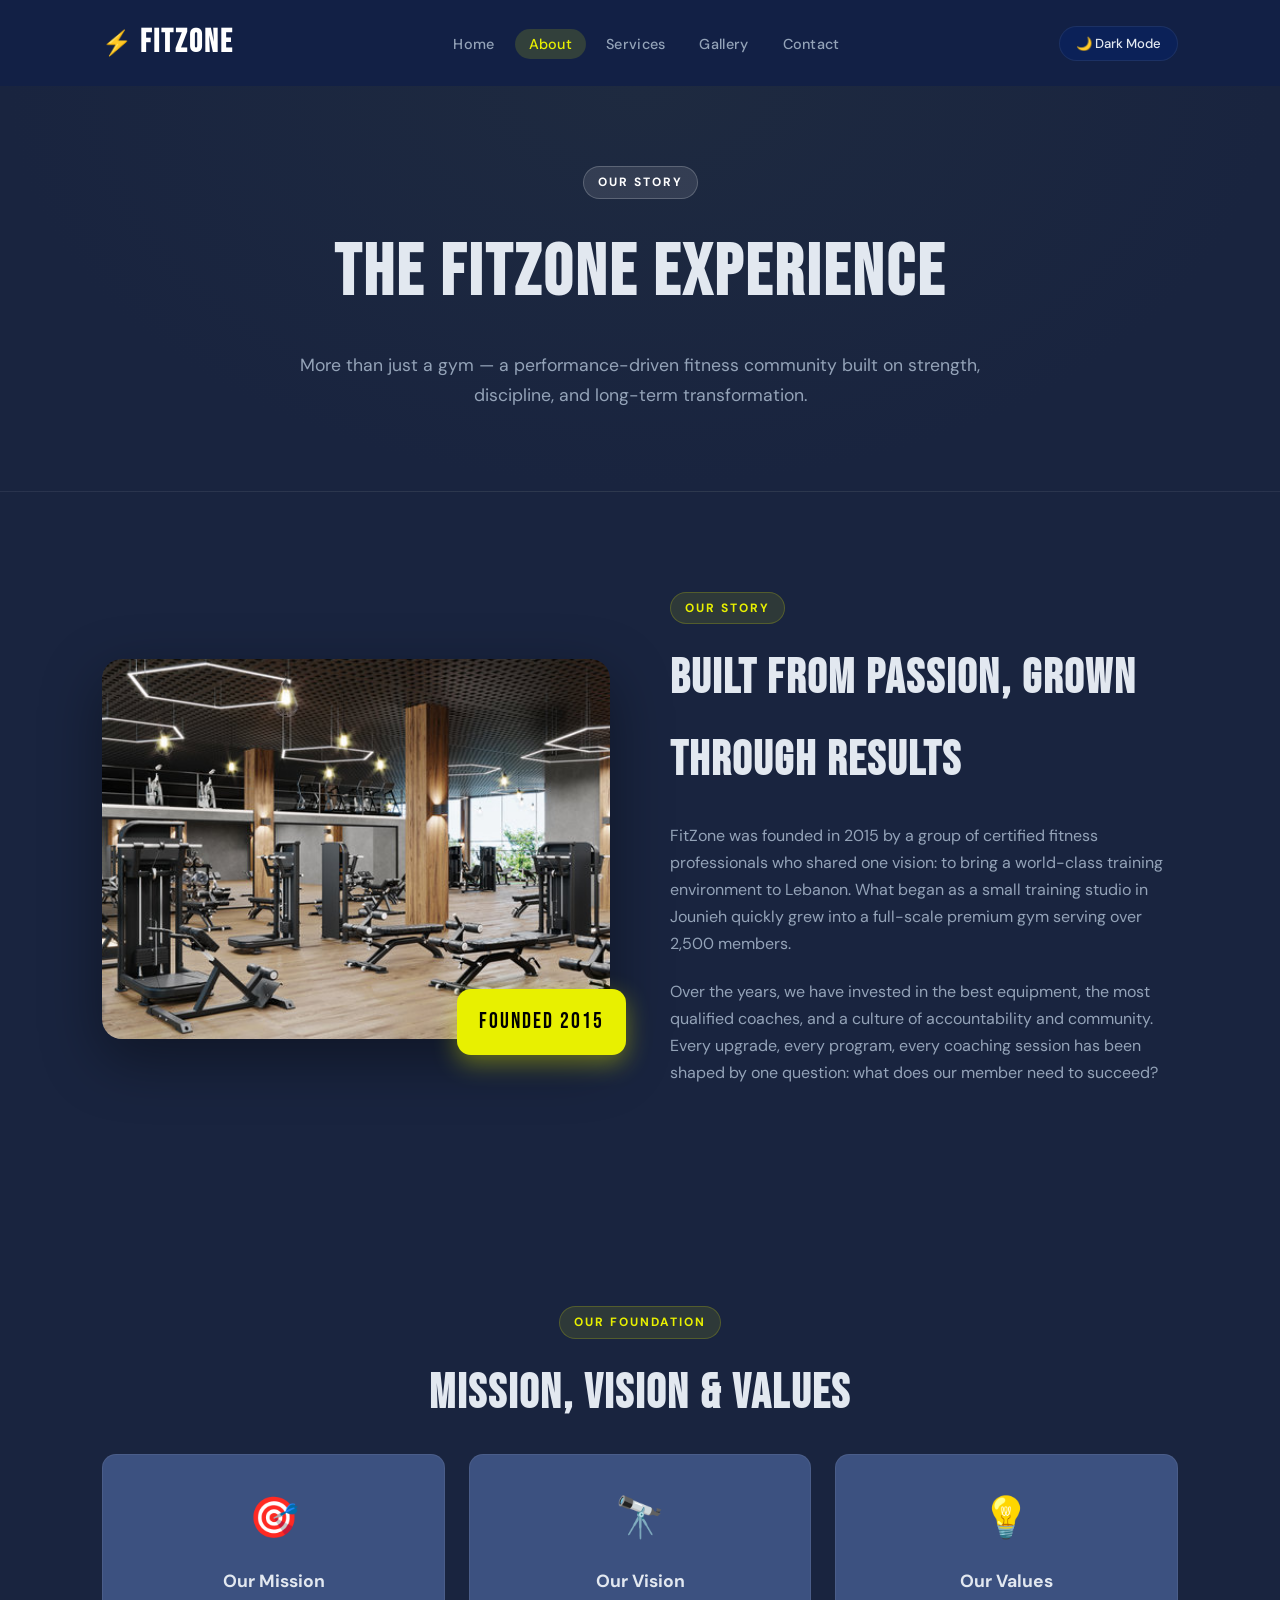
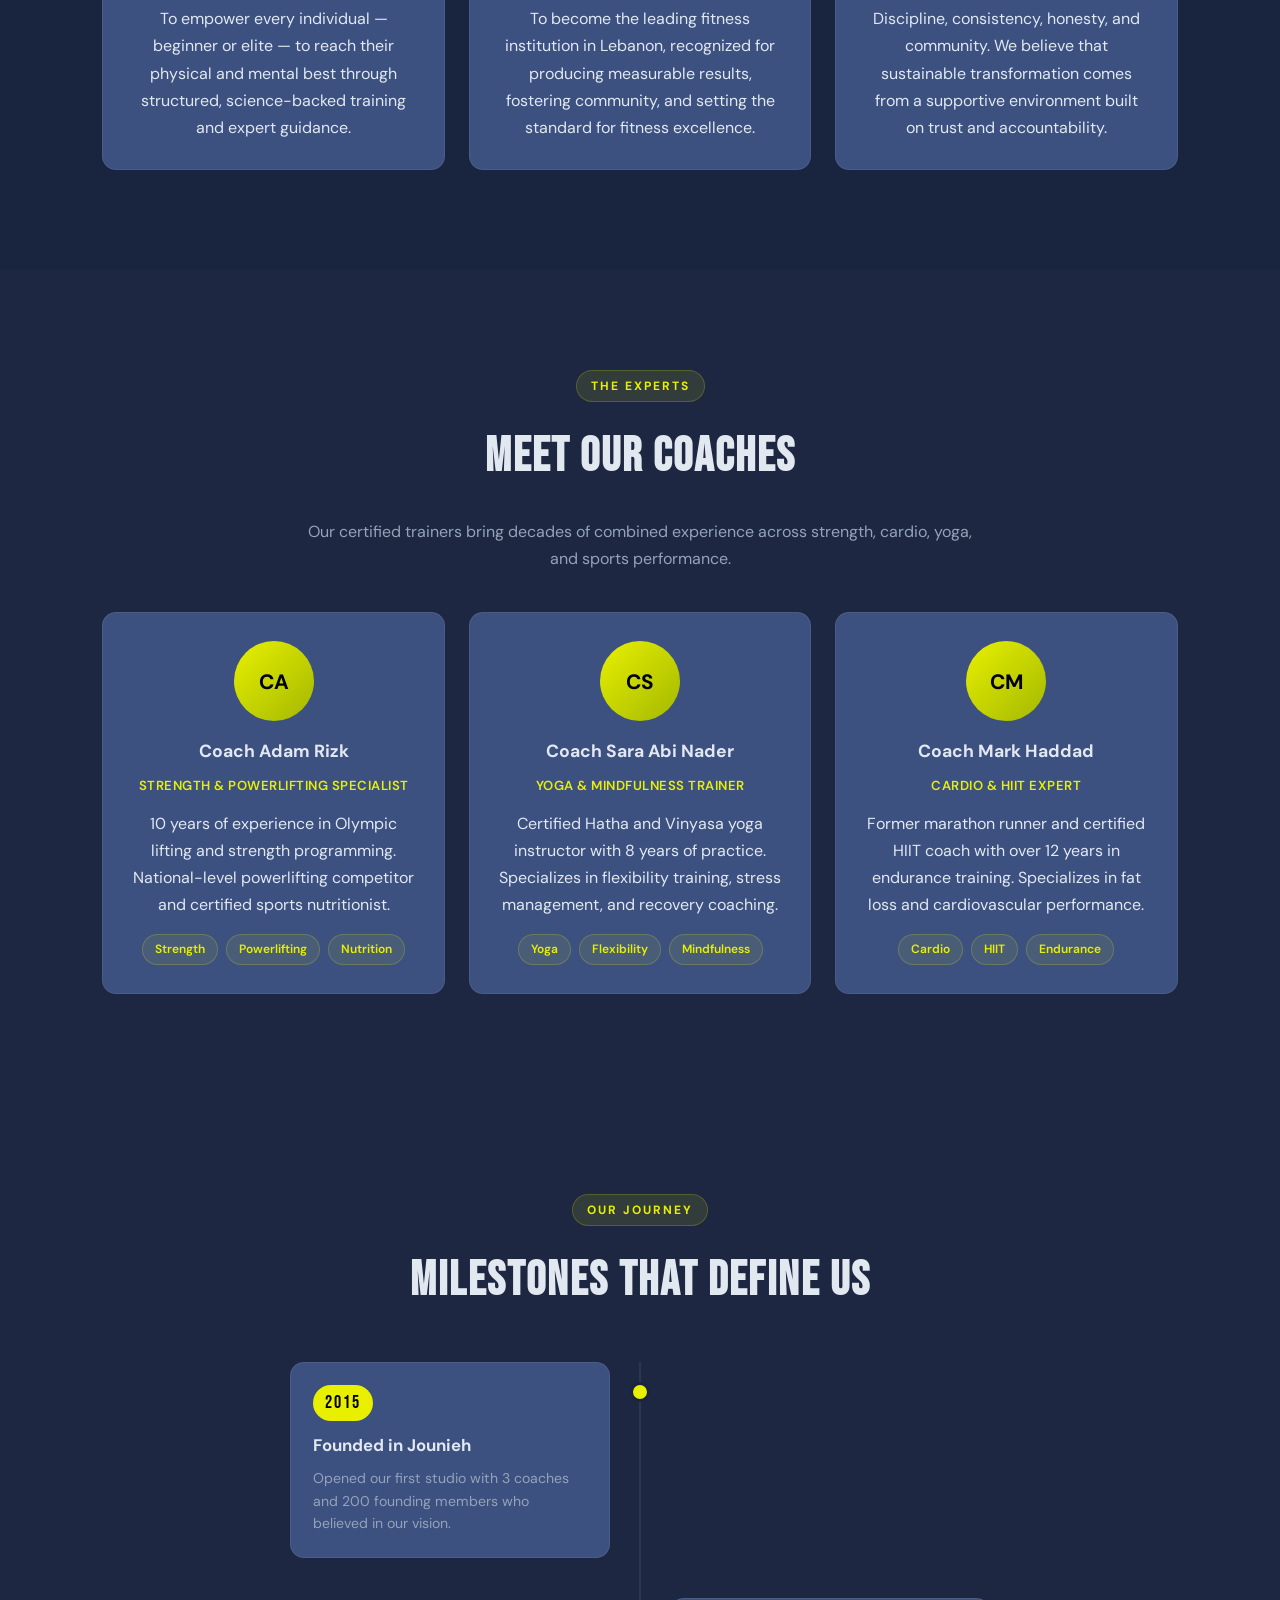
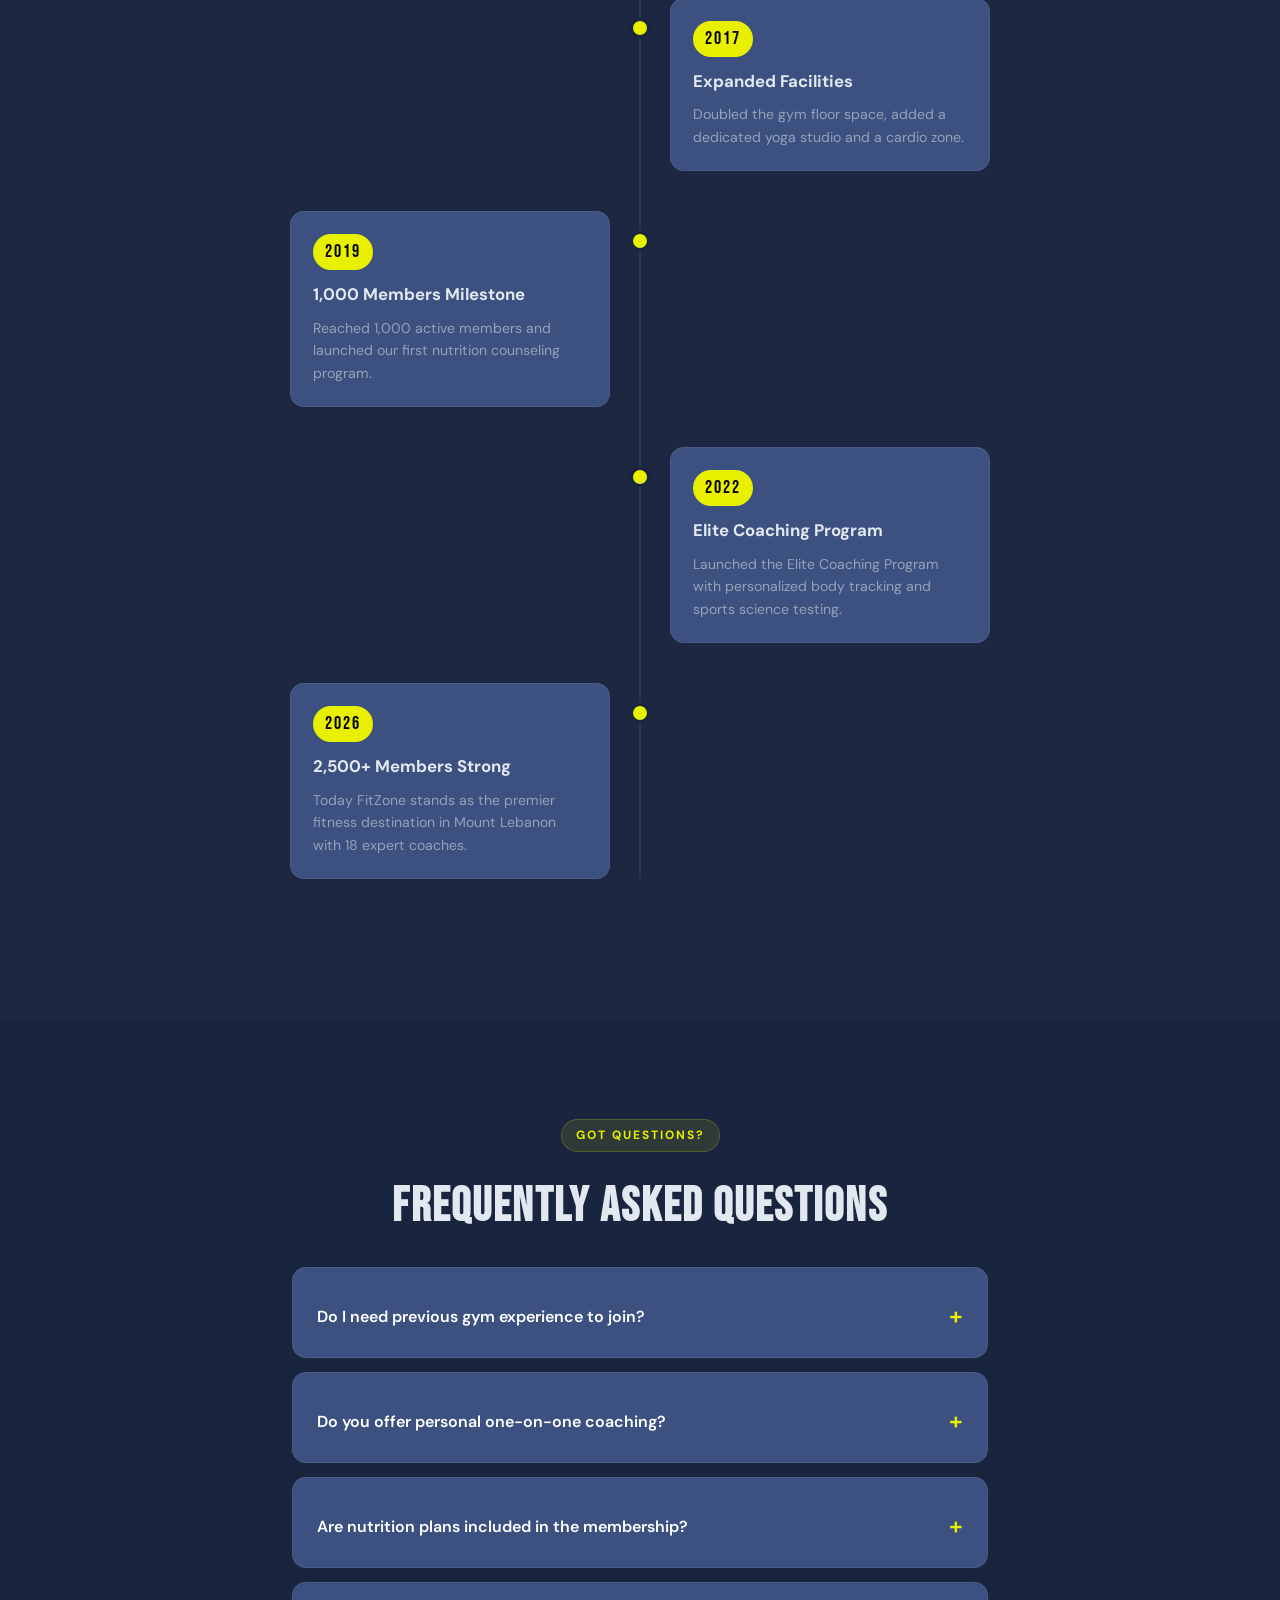
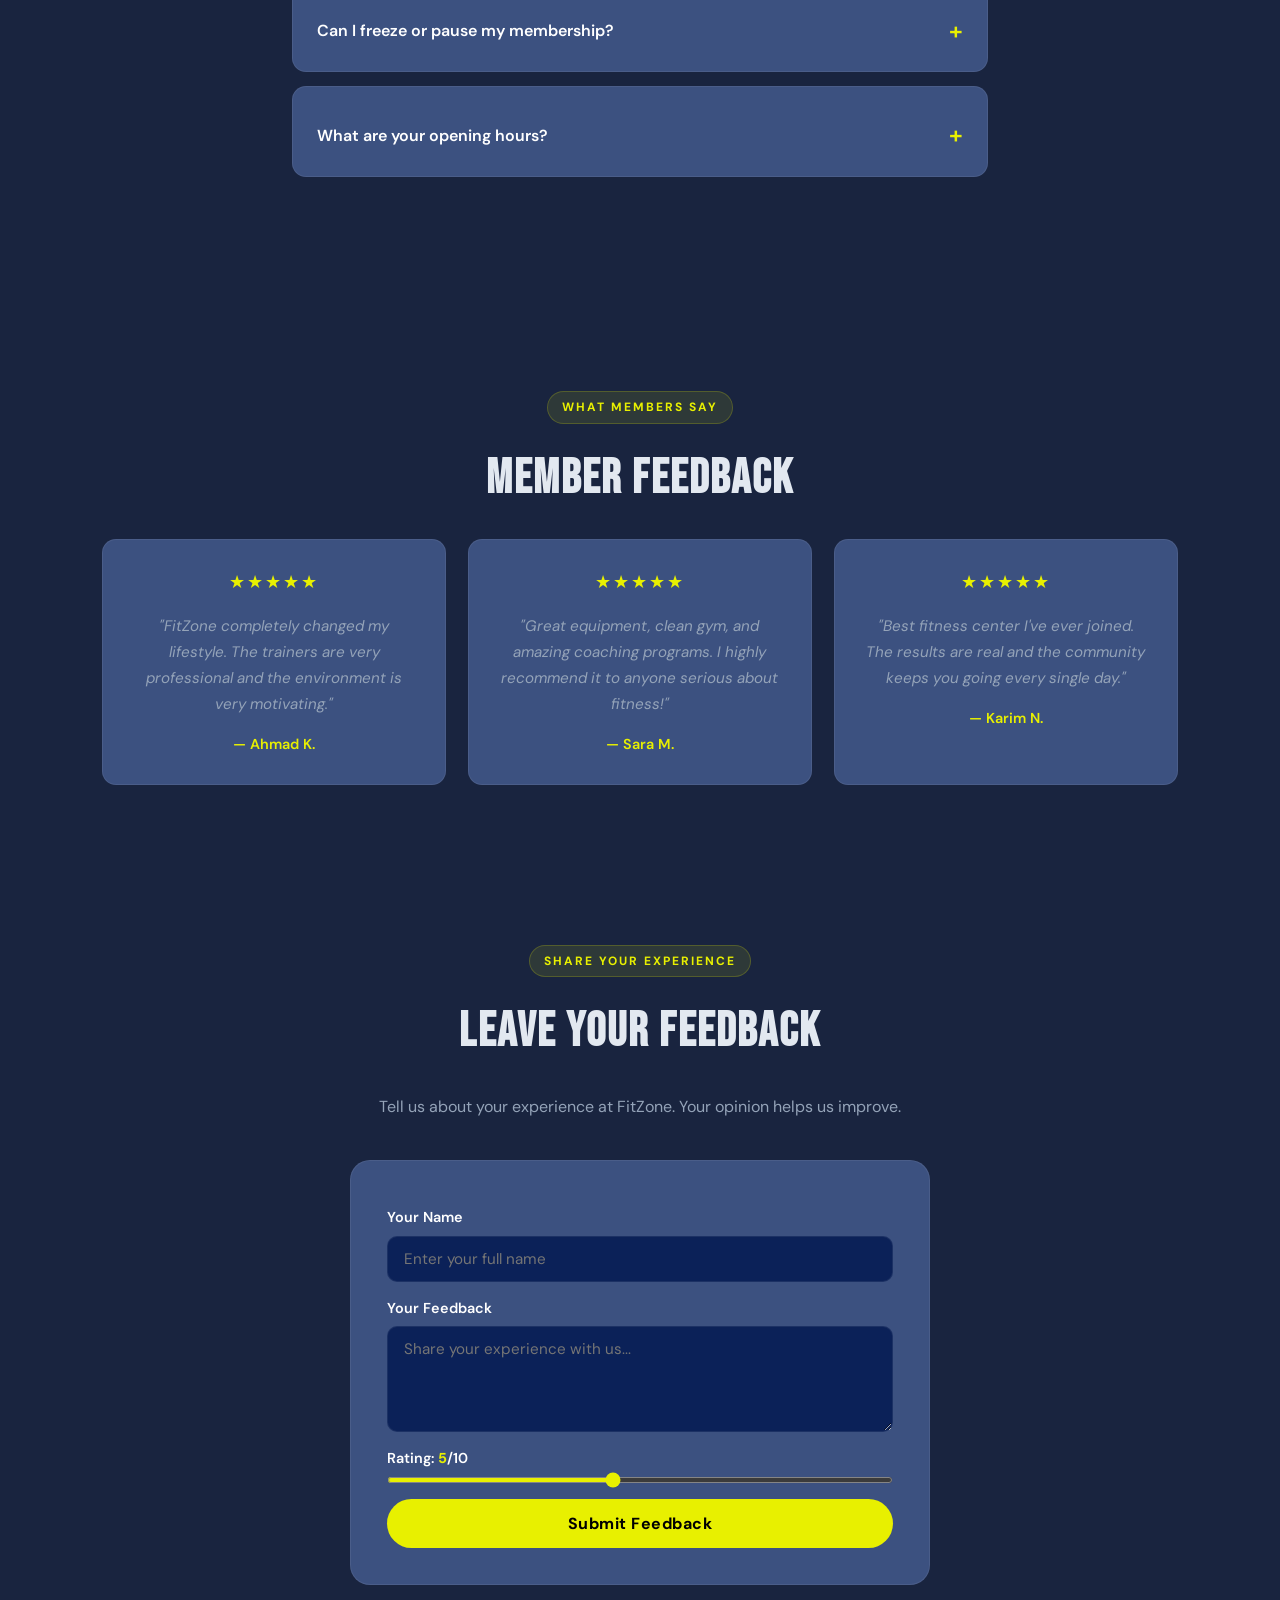
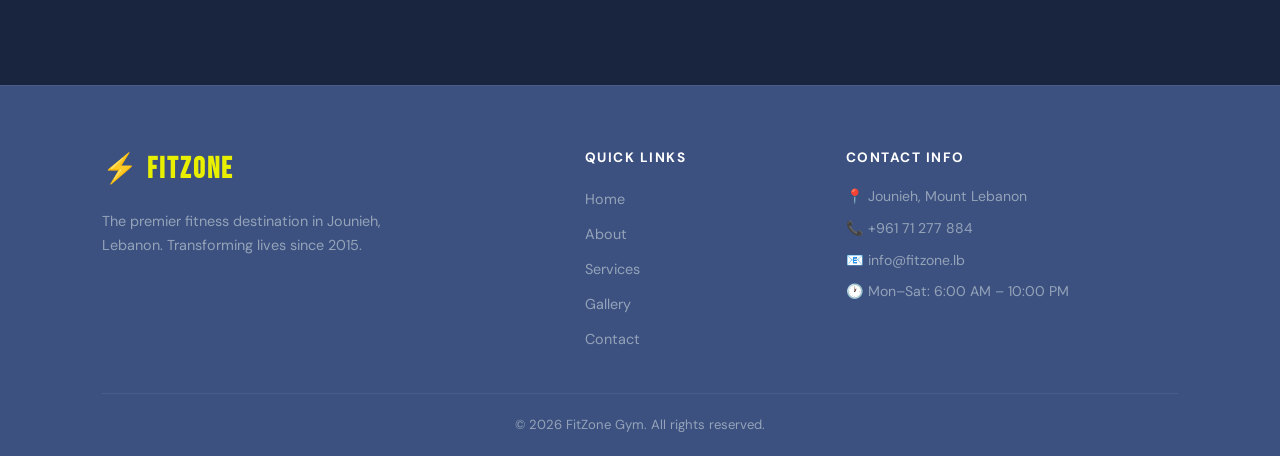
<file: about.html>
<!DOCTYPE html>
<html lang="en">
<head>
    <meta charset="UTF-8">
    <meta name="viewport" content="width=device-width, initial-scale=1.0">
    <title>About Us | FitZone Gym</title>
    <link rel="stylesheet" href="css/style.css">
</head>
<body>

<header class="navbar">
    <div class="brand">
        <span class="brand-icon">⚡</span>
        <h1>FitZone</h1>
    </div>
    <button class="menu-toggle" id="menuToggle" aria-label="Toggle navigation"></button>
    <nav>
        <ul class="nav-links" id="navLinks">
            <li><a href="index.html">Home</a></li>
            <li><a href="about.html" class="active">About</a></li>
            <li><a href="services.html">Services</a></li>
            <li><a href="gallery.html">Gallery</a></li>
            <li><a href="contact.html">Contact</a></li>
        </ul>
    </nav>
    <button id="darkModeToggle" class="dark-toggle">🌙 Dark Mode</button>
</header>

<main>

    <section class="page-hero">
        <div class="page-hero-content">
            <span class="section-tag centered light">Our Story</span>
            <h2>The FitZone Experience</h2>
            <p>More than just a gym — a performance-driven fitness community built on strength, discipline, and long-term transformation.</p>
        </div>
    </section>

    <!-- OUR STORY -->
    <section class="story-section split-section">
        <div class="split-image">
            <img src="images/gym-interior.jpg" alt="FitZone interior — a premium training environment">
            <div class="split-badge">Founded 2015</div>
        </div>
        <div class="split-text">
            <span class="section-tag">Our Story</span>
            <h2>Built From Passion, Grown Through Results</h2>
            <p>FitZone was founded in 2015 by a group of certified fitness professionals who shared one vision: to bring a world-class training environment to Lebanon. What began as a small training studio in Jounieh quickly grew into a full-scale premium gym serving over 2,500 members.</p>
            <p>Over the years, we have invested in the best equipment, the most qualified coaches, and a culture of accountability and community. Every upgrade, every program, every coaching session has been shaped by one question: what does our member need to succeed?</p>
        </div>
    </section>

    <!-- MISSION VISION VALUES -->
    <section class="mvv-section">
        <span class="section-tag centered">Our Foundation</span>
        <h2>Mission, Vision & Values</h2>
        <div class="card-container">
            <article class="card mvv-card">
                <div class="mvv-icon">🎯</div>
                <h3>Our Mission</h3>
                <p>To empower every individual — beginner or elite — to reach their physical and mental best through structured, science-backed training and expert guidance.</p>
            </article>
            <article class="card mvv-card">
                <div class="mvv-icon">🔭</div>
                <h3>Our Vision</h3>
                <p>To become the leading fitness institution in Lebanon, recognized for producing measurable results, fostering community, and setting the standard for fitness excellence.</p>
            </article>
            <article class="card mvv-card">
                <div class="mvv-icon">💡</div>
                <h3>Our Values</h3>
                <p>Discipline, consistency, honesty, and community. We believe that sustainable transformation comes from a supportive environment built on trust and accountability.</p>
            </article>
        </div>
    </section>

    <!-- TEAM -->
    <section class="team-section">
        <span class="section-tag centered">The Experts</span>
        <h2>Meet Our Coaches</h2>
        <p class="section-intro">Our certified trainers bring decades of combined experience across strength, cardio, yoga, and sports performance.</p>
        <div class="card-container">
            <article class="card team-card">
                <div class="team-avatar">CA</div>
                <h3>Coach Adam Rizk</h3>
                <span class="team-role">Strength & Powerlifting Specialist</span>
                <p>10 years of experience in Olympic lifting and strength programming. National-level powerlifting competitor and certified sports nutritionist.</p>
                <div class="team-tags">
                    <span class="tag">Strength</span>
                    <span class="tag">Powerlifting</span>
                    <span class="tag">Nutrition</span>
                </div>
            </article>
            <article class="card team-card">
                <div class="team-avatar">CS</div>
                <h3>Coach Sara Abi Nader</h3>
                <span class="team-role">Yoga & Mindfulness Trainer</span>
                <p>Certified Hatha and Vinyasa yoga instructor with 8 years of practice. Specializes in flexibility training, stress management, and recovery coaching.</p>
                <div class="team-tags">
                    <span class="tag">Yoga</span>
                    <span class="tag">Flexibility</span>
                    <span class="tag">Mindfulness</span>
                </div>
            </article>
            <article class="card team-card">
                <div class="team-avatar">CM</div>
                <h3>Coach Mark Haddad</h3>
                <span class="team-role">Cardio & HIIT Expert</span>
                <p>Former marathon runner and certified HIIT coach with over 12 years in endurance training. Specializes in fat loss and cardiovascular performance.</p>
                <div class="team-tags">
                    <span class="tag">Cardio</span>
                    <span class="tag">HIIT</span>
                    <span class="tag">Endurance</span>
                </div>
            </article>
        </div>
    </section>

    <!-- ACHIEVEMENTS TIMELINE -->
    <section class="timeline-section">
        <span class="section-tag centered">Our Journey</span>
        <h2>Milestones That Define Us</h2>
        <div class="timeline">
            <div class="timeline-item left">
                <div class="timeline-content">
                    <span class="timeline-year">2015</span>
                    <h3>Founded in Jounieh</h3>
                    <p>Opened our first studio with 3 coaches and 200 founding members who believed in our vision.</p>
                </div>
            </div>
            <div class="timeline-item right">
                <div class="timeline-content">
                    <span class="timeline-year">2017</span>
                    <h3>Expanded Facilities</h3>
                    <p>Doubled the gym floor space, added a dedicated yoga studio and a cardio zone.</p>
                </div>
            </div>
            <div class="timeline-item left">
                <div class="timeline-content">
                    <span class="timeline-year">2019</span>
                    <h3>1,000 Members Milestone</h3>
                    <p>Reached 1,000 active members and launched our first nutrition counseling program.</p>
                </div>
            </div>
            <div class="timeline-item right">
                <div class="timeline-content">
                    <span class="timeline-year">2022</span>
                    <h3>Elite Coaching Program</h3>
                    <p>Launched the Elite Coaching Program with personalized body tracking and sports science testing.</p>
                </div>
            </div>
            <div class="timeline-item left">
                <div class="timeline-content">
                    <span class="timeline-year">2026</span>
                    <h3>2,500+ Members Strong</h3>
                    <p>Today FitZone stands as the premier fitness destination in Mount Lebanon with 18 expert coaches.</p>
                </div>
            </div>
        </div>
    </section>

    <!-- FAQ -->
    <section class="faq-section">
        <span class="section-tag centered">Got Questions?</span>
        <h2>Frequently Asked Questions</h2>
        <div class="faq-item">
            <input type="checkbox" id="q1">
            <label for="q1">Do I need previous gym experience to join?</label>
            <p>No. Our training programs are designed for all fitness levels — beginners, intermediate members, and advanced athletes. Our coaches will assess your current level and build a program from there.</p>
        </div>
        <div class="faq-item">
            <input type="checkbox" id="q2">
            <label for="q2">Do you offer personal one-on-one coaching?</label>
            <p>Yes. We provide personal coaching sessions with certified trainers and fully customized fitness plans tailored to your specific goals, schedule, and body type.</p>
        </div>
        <div class="faq-item">
            <input type="checkbox" id="q3">
            <label for="q3">Are nutrition plans included in the membership?</label>
            <p>Premium and Elite memberships include personalized nutrition guidance, body composition tracking, and meal recommendations designed by our certified sports nutritionists.</p>
        </div>
        <div class="faq-item">
            <input type="checkbox" id="q4">
            <label for="q4">Can I freeze or pause my membership?</label>
            <p>Yes. Members can freeze their membership for up to 60 days per year for medical or travel reasons. Contact our team at the front desk or via email to arrange this.</p>
        </div>
        <div class="faq-item">
            <input type="checkbox" id="q5">
            <label for="q5">What are your opening hours?</label>
            <p>FitZone is open Monday to Saturday, from 6:00 AM to 10:00 PM. We are closed on Sundays and Lebanese national holidays.</p>
        </div>
    </section>

    <!-- FEEDBACK SECTION -->
    <section class="feedback-section">
        <span class="section-tag centered">What Members Say</span>
        <h2>Member Feedback</h2>
        <div class="feedback-container">
            <article class="feedback-card">
                <div class="stars">★★★★★</div>
                <p>"FitZone completely changed my lifestyle. The trainers are very professional and the environment is very motivating."</p>
                <h4>— Ahmad K.</h4>
            </article>
            <article class="feedback-card">
                <div class="stars">★★★★★</div>
                <p>"Great equipment, clean gym, and amazing coaching programs. I highly recommend it to anyone serious about fitness!"</p>
                <h4>— Sara M.</h4>
            </article>
            <article class="feedback-card">
                <div class="stars">★★★★★</div>
                <p>"Best fitness center I've ever joined. The results are real and the community keeps you going every single day."</p>
                <h4>— Karim N.</h4>
            </article>
        </div>
    </section>

    <!-- LEAVE FEEDBACK -->
    <section class="feedback-form-section">
        <span class="section-tag centered">Share Your Experience</span>
        <h2>Leave Your Feedback</h2>
        <p class="section-intro">Tell us about your experience at FitZone. Your opinion helps us improve.</p>
        <form class="feedback-form" id="feedbackForm">
            <label for="feedbackName">Your Name</label>
            <input type="text" id="feedbackName" placeholder="Enter your full name">

            <label for="feedbackText">Your Feedback</label>
            <textarea id="feedbackText" placeholder="Share your experience with us..." rows="4"></textarea>

            <label for="ratingRange">Rating: <span id="ratingValue">5</span>/10</label>
            <input type="range" id="ratingRange" min="1" max="10" value="5">

            <button type="submit">Submit Feedback</button>
        </form>
    </section>

</main>

<footer class="site-footer">
    <div class="footer-grid">
        <div class="footer-brand">
            <h3>⚡ FitZone</h3>
            <p>The premier fitness destination in Jounieh, Lebanon. Transforming lives since 2015.</p>
        </div>
        <div class="footer-links">
            <h4>Quick Links</h4>
            <ul>
                <li><a href="index.html">Home</a></li>
                <li><a href="about.html">About</a></li>
                <li><a href="services.html">Services</a></li>
                <li><a href="gallery.html">Gallery</a></li>
                <li><a href="contact.html">Contact</a></li>
            </ul>
        </div>
        <div class="footer-contact">
            <h4>Contact Info</h4>
            <p>📍 Jounieh, Mount Lebanon</p>
            <p><a href="tel:0096171277884">📞 +961 71 277 884</a></p>
             <p><a href="mailto:sarahanna1222@gmail.com">📧 info@fitzone.lb</a></p>
            <p>🕐 Mon–Sat: 6:00 AM – 10:00 PM</p>
        </div>
    </div>
    <div class="footer-bottom">
        <p>© 2026 FitZone Gym. All rights reserved.</p>
    </div>
</footer>

<script src="https://code.jquery.com/jquery-3.7.1.min.js"></script>
<script src="js/script.js"></script>
</body>
</html>
</file>
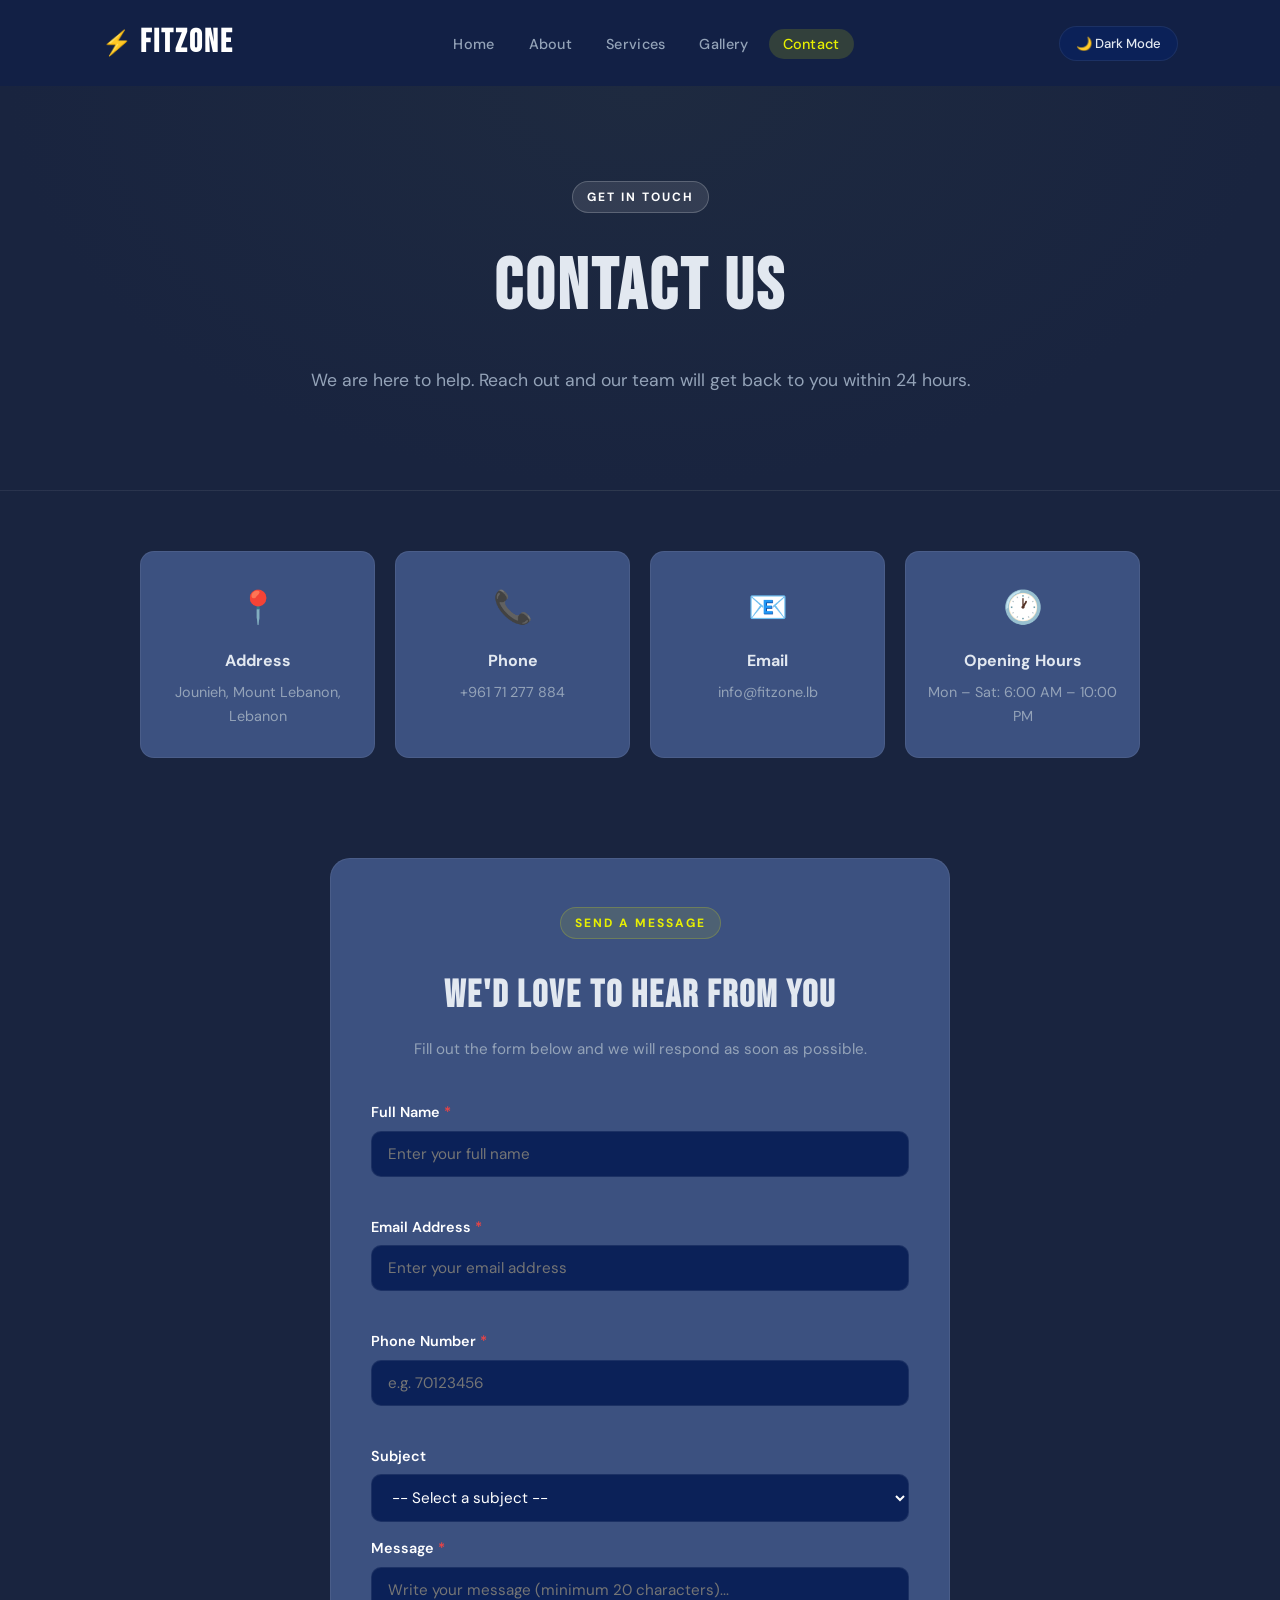
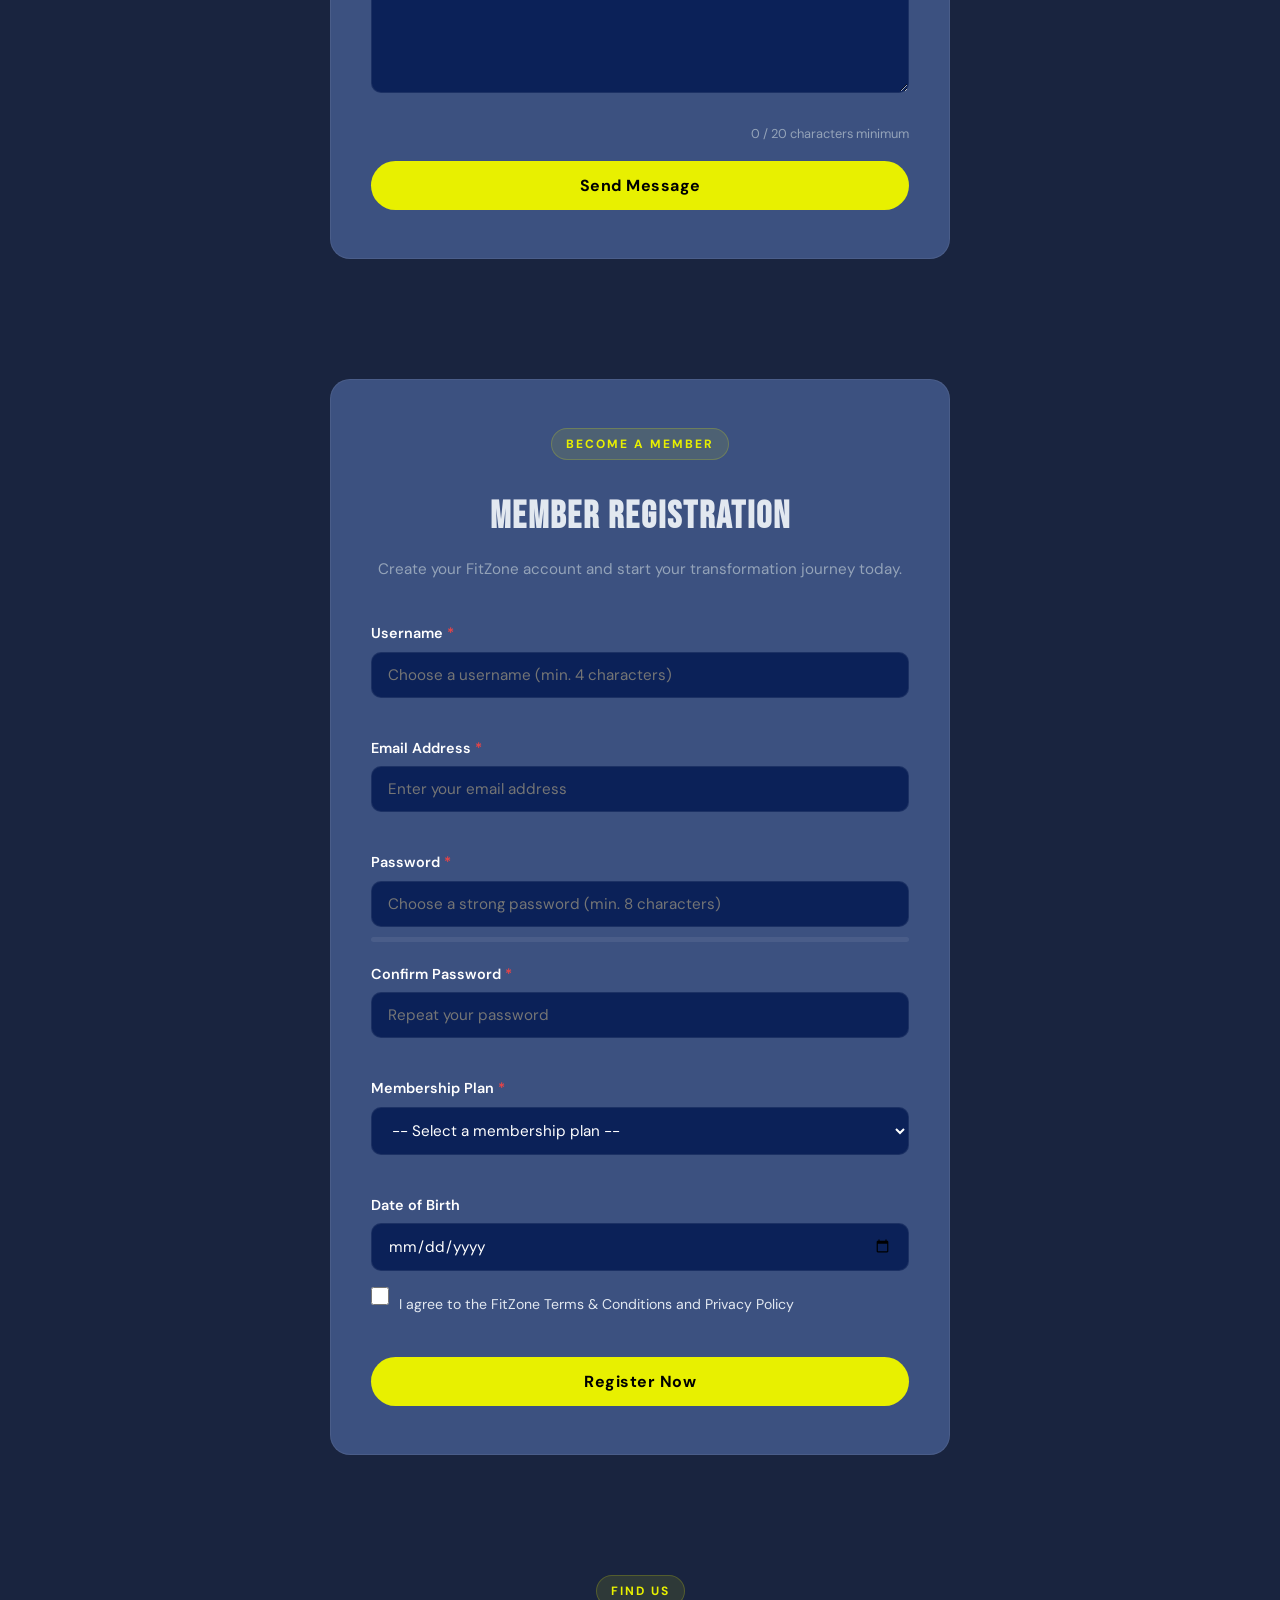
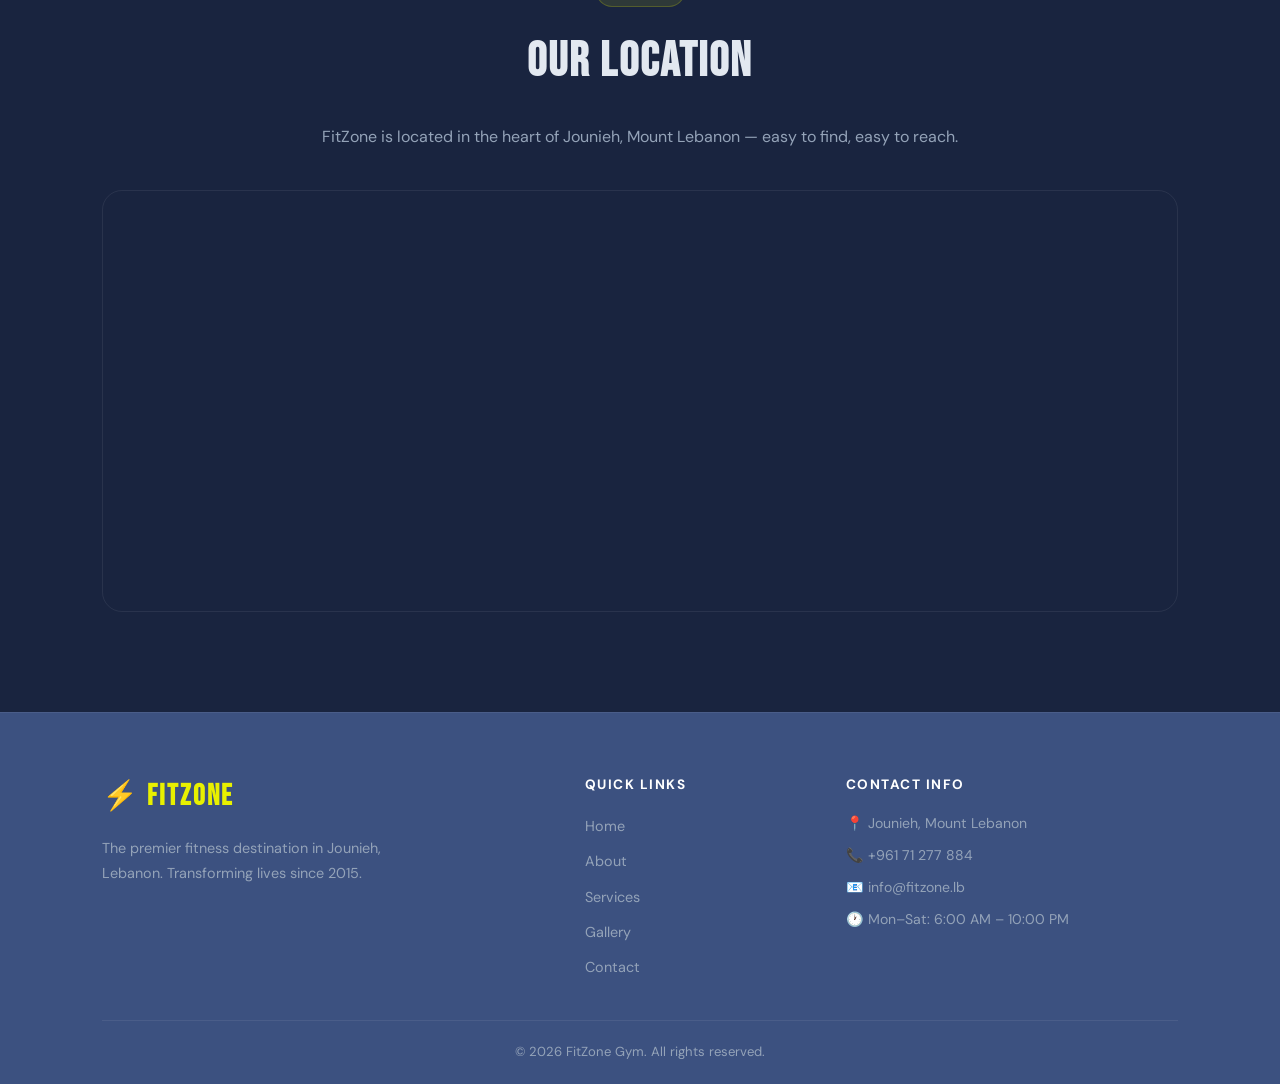
<file: contact.html>
<!DOCTYPE html>
<html lang="en">
<head>
    <meta charset="UTF-8">
    <meta name="viewport" content="width=device-width, initial-scale=1.0">
    <title>Contact & Register | FitZone Gym</title>
    <link rel="stylesheet" href="css/style.css">
</head>
<body>

<header class="navbar">
    <div class="brand">
        <span class="brand-icon">⚡</span>
        <h1>FitZone</h1>
    </div>
    <button class="menu-toggle" id="menuToggle" aria-label="Toggle navigation"></button>
    <nav>
        <ul class="nav-links" id="navLinks">
            <li><a href="index.html">Home</a></li>
            <li><a href="about.html">About</a></li>
            <li><a href="services.html">Services</a></li>
            <li><a href="gallery.html">Gallery</a></li>
            <li><a href="contact.html" class="active">Contact</a></li>
        </ul>
    </nav>
    <button id="darkModeToggle" class="dark-toggle">🌙 Dark Mode</button>
</header>

<main>

    <section class="page-hero">
        <div class="page-hero-content">
            <span class="section-tag centered light">Get In Touch</span>
            <h2>Contact Us</h2>
            <p>We are here to help. Reach out and our team will get back to you within 24 hours.</p>
        </div>
    </section>

    <!-- CONTACT INFO GRID -->
    <section class="contact-info-section">
        <div class="contact-info-grid">
            <article class="contact-info-card">
                <div class="contact-icon">📍</div>
                <h3>Address</h3>
                <p>Jounieh, Mount Lebanon, Lebanon</p>
            </article>
            <article class="contact-info-card">
                <div class="contact-icon">📞</div>
                <h3>Phone</h3>
                <p>+961 71 277 884</p>
            </article>
            <article class="contact-info-card">
                <div class="contact-icon">📧</div>
                <h3>Email</h3>
                <p>info@fitzone.lb</p>
            </article>
            <article class="contact-info-card">
                <div class="contact-icon">🕐</div>
                <h3>Opening Hours</h3>
                <p>Mon – Sat: 6:00 AM – 10:00 PM</p>
            </article>
        </div>
    </section>

    <!-- CONTACT FORM -->
    <section class="contact-section">
        <div class="form-wrapper">
            <div class="form-header">
                <span class="section-tag">Send a Message</span>
                <h2>We'd Love To Hear From You</h2>
                <p>Fill out the form below and we will respond as soon as possible.</p>
            </div>
            <form id="contactForm" novalidate>
                <label for="name">Full Name <span class="required">*</span></label>
                <input type="text" id="name" placeholder="Enter your full name" autocomplete="name">
                <span class="field-error" id="nameError"></span>

                <label for="email">Email Address <span class="required">*</span></label>
                <input type="email" id="email" placeholder="Enter your email address" autocomplete="email">
                <span class="field-error" id="emailError"></span>

                <label for="phone">Phone Number <span class="required">*</span></label>
                <input type="text" id="phone" placeholder="e.g. 70123456" autocomplete="tel">
                <span class="field-error" id="phoneError"></span>

                <label for="subject">Subject</label>
                <select id="subject">
                    <option value="">-- Select a subject --</option>
                    <option value="Membership Inquiry">Membership Inquiry</option>
                    <option value="Personal Coaching">Personal Coaching</option>
                    <option value="Group Classes">Group Classes</option>
                    <option value="Nutrition Plans">Nutrition Plans</option>
                    <option value="General Question">General Question</option>
                </select>

                <label for="message">Message <span class="required">*</span></label>
                <textarea id="message" rows="5" placeholder="Write your message (minimum 20 characters)..."></textarea>
                <span class="field-error" id="messageError"></span>
                <span class="char-count" id="charCount">0 / 20 characters minimum</span>

                <button type="submit" class="btn btn-primary full-width">Send Message</button>
            </form>
        </div>
    </section>

    <!-- REGISTRATION FORM -->
    <section class="registration-section">
        <div class="form-wrapper">
            <div class="form-header">
                <span class="section-tag">Become A Member</span>
                <h2>Member Registration</h2>
                <p>Create your FitZone account and start your transformation journey today.</p>
            </div>
            <form id="registerForm" novalidate>
                <label for="username">Username <span class="required">*</span></label>
                <input type="text" id="username" placeholder="Choose a username (min. 4 characters)">
                <span class="field-error" id="usernameError"></span>

                <label for="regEmail">Email Address <span class="required">*</span></label>
                <input type="email" id="regEmail" placeholder="Enter your email address">
                <span class="field-error" id="regEmailError"></span>

                <label for="password">Password <span class="required">*</span></label>
                <input type="password" id="password" placeholder="Choose a strong password (min. 8 characters)">
                <div class="strength-bar-container">
                    <div class="strength-bar" id="strengthBar"></div>
                </div>
                <p id="strengthMessage" class="strength-msg"></p>

                <label for="confirmPassword">Confirm Password <span class="required">*</span></label>
                <input type="password" id="confirmPassword" placeholder="Repeat your password">
                <span class="field-error" id="confirmError"></span>

                <label for="membershipType">Membership Plan <span class="required">*</span></label>
                <select id="membershipType">
                    <option value="">-- Select a membership plan --</option>
                    <option value="Basic">Basic — $40/month</option>
                    <option value="Premium">Premium — $75/month</option>
                    <option value="Elite">Elite — $120/month</option>
                </select>
                <span class="field-error" id="membershipError"></span>

                <label for="dob">Date of Birth</label>
                <input type="date" id="dob" autocomplete="bday">

                <div class="checkbox-group">
                    <input type="checkbox" id="termsCheck">
                    <label for="termsCheck" class="inline-label">I agree to the FitZone Terms & Conditions and Privacy Policy</label>
                </div>
                <span class="field-error" id="termsError"></span>

                <button type="submit" class="btn btn-primary full-width">Register Now</button>
            </form>
        </div>
    </section>

    <!-- GOOGLE MAP -->
    <section class="map-section">
        <span class="section-tag centered">Find Us</span>
        <h2>Our Location</h2>
        <p class="section-intro">FitZone is located in the heart of Jounieh, Mount Lebanon — easy to find, easy to reach.</p>
        <div class="map-embed">
            <iframe
                src="https://www.google.com/maps/embed?pb=!1m18!1m12!1m3!1d3308.0!2d35.6178!3d33.9808!2m3!1f0!2f0!3f0!3m2!1i1024!2i768!4f13.1!3m3!1m2!1s0x0%3A0x0!2zMzPCsDU4JzUxLjMiTiAzNcKwMzcnMDQuMSJF!5e0!3m2!1sen!2slb!4v1234567890"
                width="100%"
                height="420"
                allowfullscreen=""
                loading="lazy"
                referrerpolicy="no-referrer-when-downgrade"
                title="FitZone location map in Jounieh Lebanon">
            </iframe>
        </div>
    </section>

</main>

<footer class="site-footer">
    <div class="footer-grid">
        <div class="footer-brand">
            <h3>⚡ FitZone</h3>
            <p>The premier fitness destination in Jounieh, Lebanon. Transforming lives since 2015.</p>
        </div>
        <div class="footer-links">
            <h4>Quick Links</h4>
            <ul>
                <li><a href="index.html">Home</a></li>
                <li><a href="about.html">About</a></li>
                <li><a href="services.html">Services</a></li>
                <li><a href="gallery.html">Gallery</a></li>
                <li><a href="contact.html">Contact</a></li>
            </ul>
        </div>
        <div class="footer-contact">
            <h4>Contact Info</h4>
            <p>📍 Jounieh, Mount Lebanon</p>
           <p><a href="tel:0096171277884">📞 +961 71 277 884</a></p>
             <p><a href="mailto:sarahanna1222@gmail.com">📧 info@fitzone.lb</a></p>
            <p>🕐 Mon–Sat: 6:00 AM – 10:00 PM</p>
        </div>
    </div>
    <div class="footer-bottom">
        <p>© 2026 FitZone Gym. All rights reserved.</p>
    </div>
</footer>

<script src="https://code.jquery.com/jquery-3.7.1.min.js"></script>
<script src="js/script.js"></script>
</body>
</html>
</file>
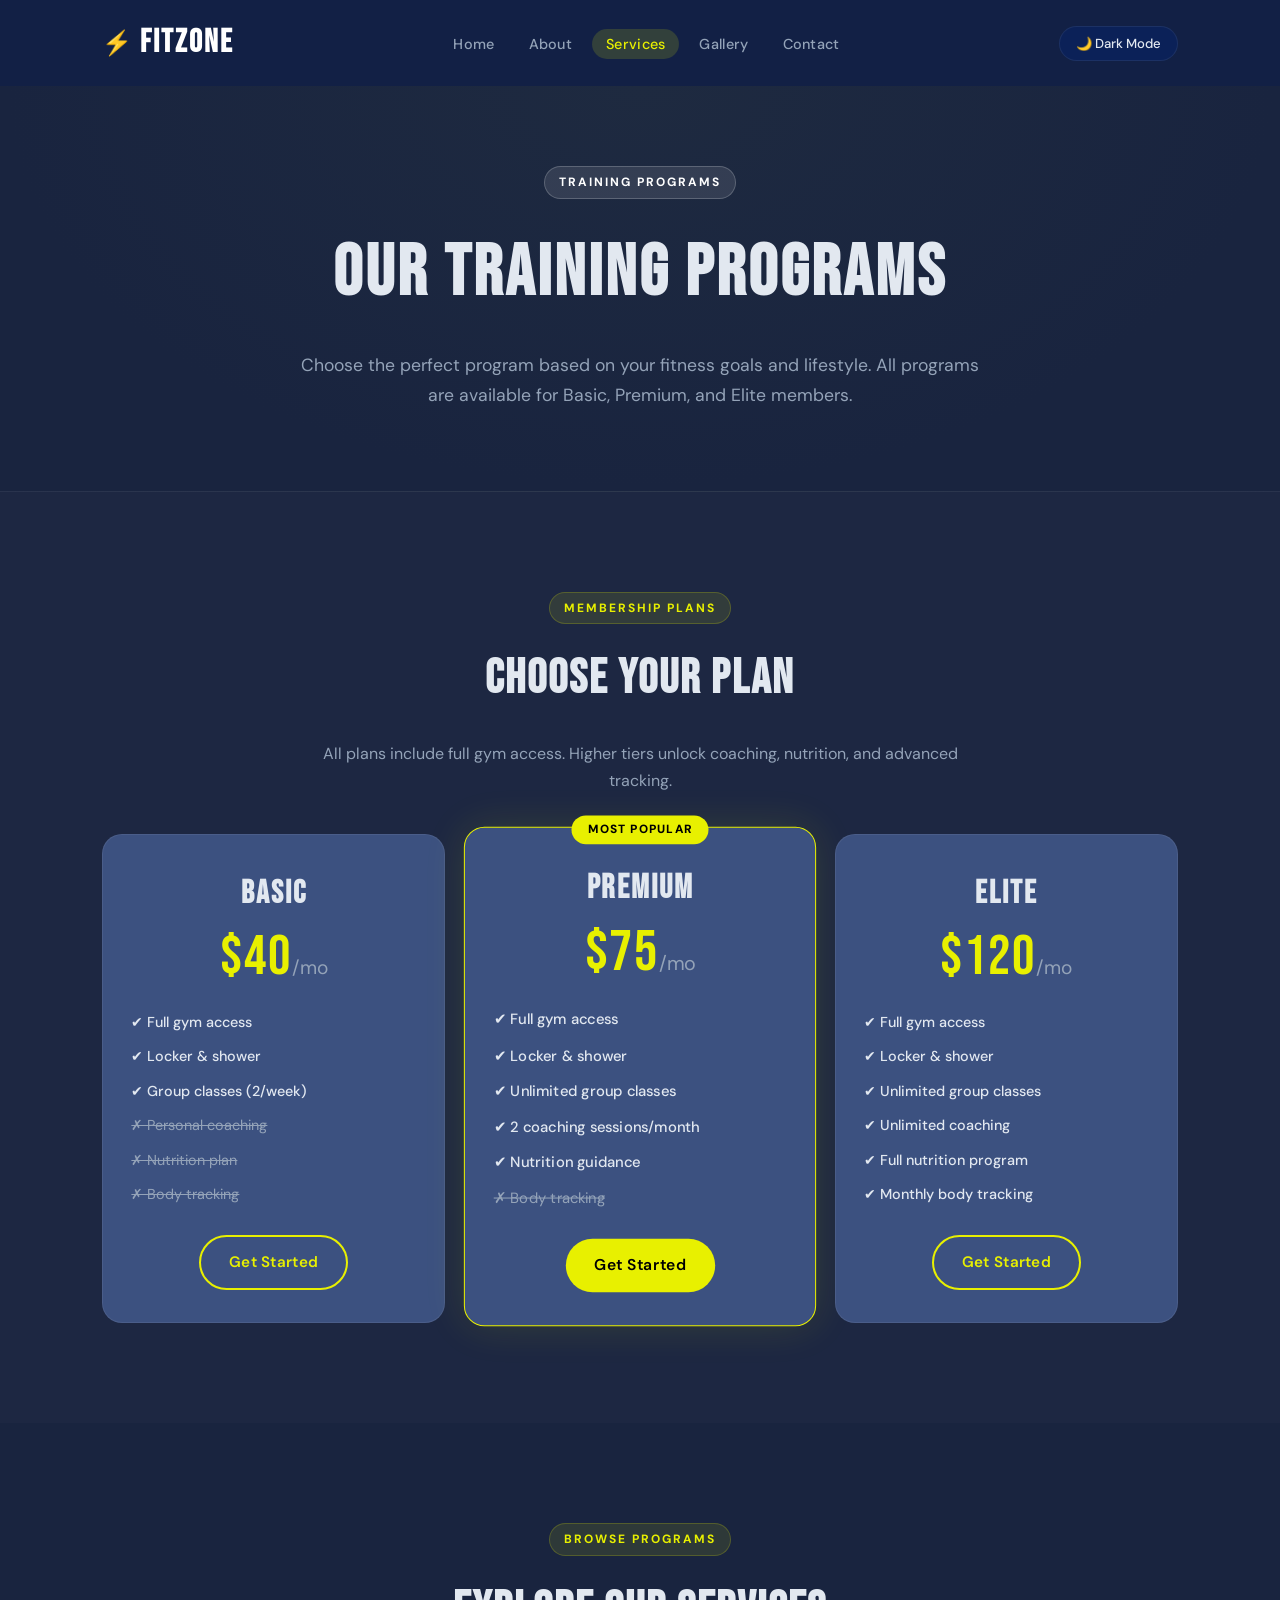
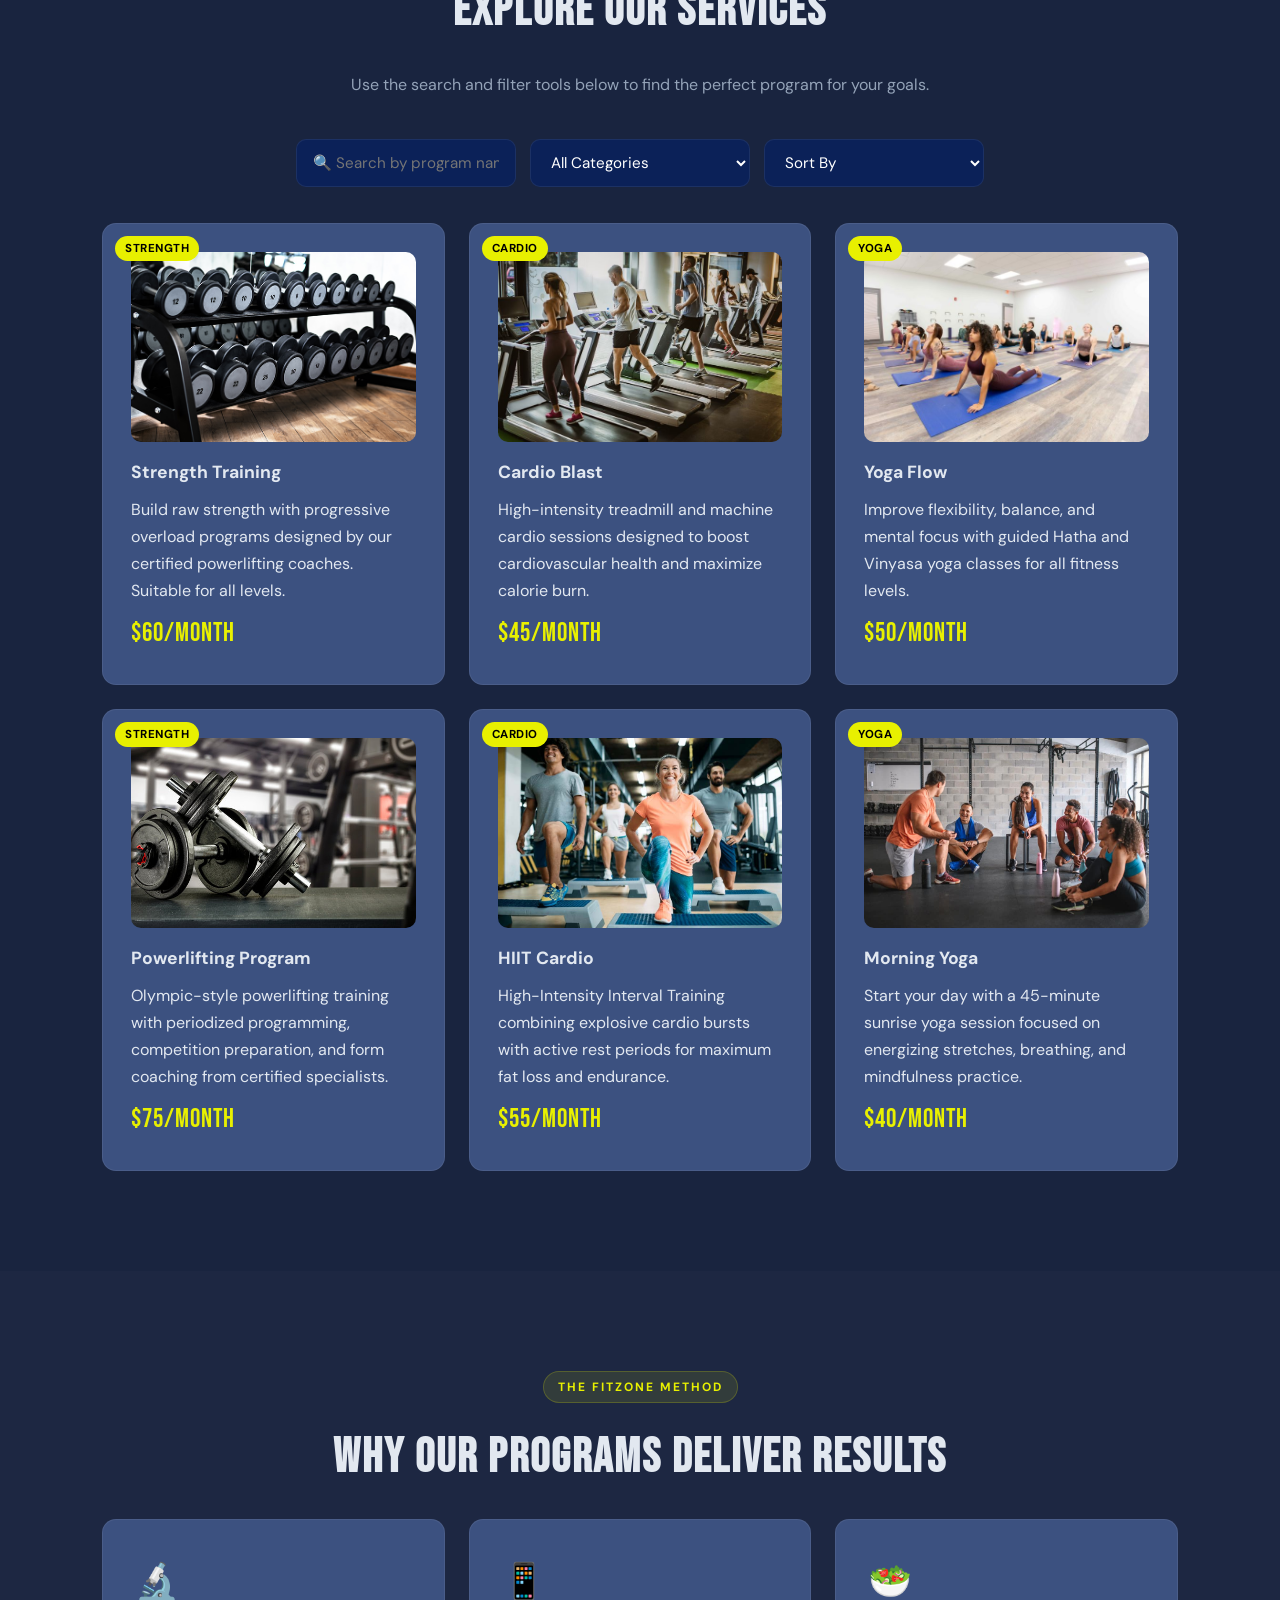
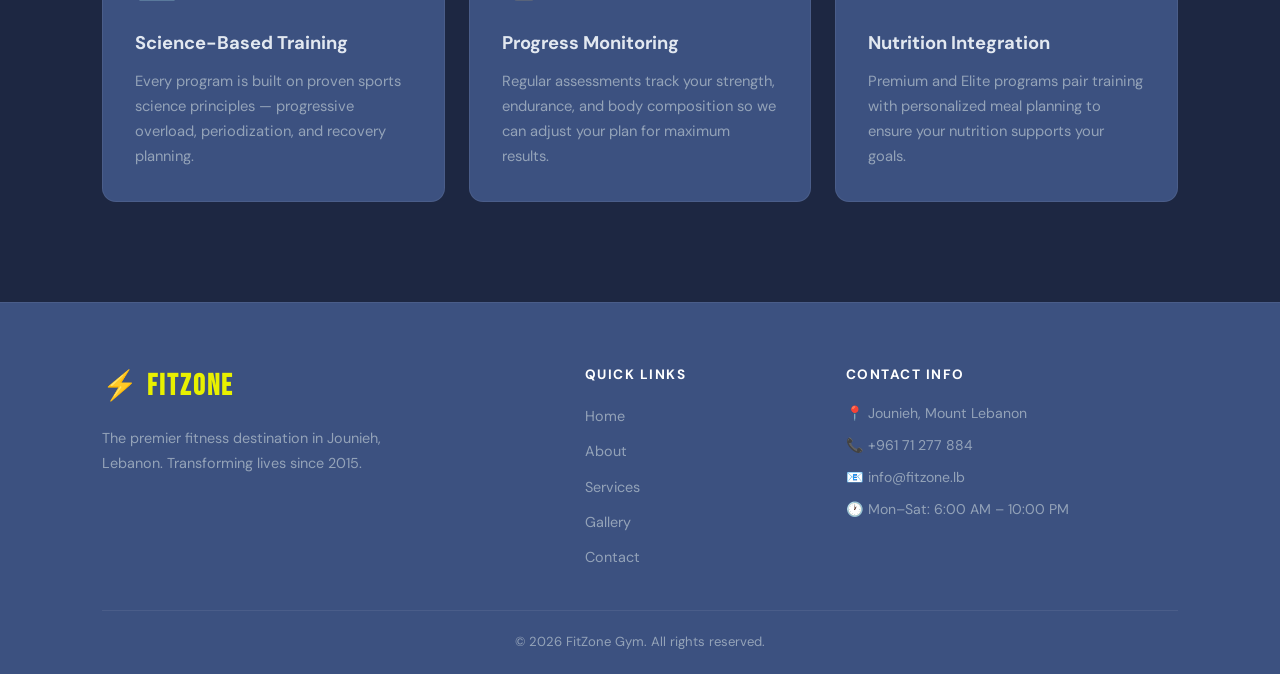
<file: services.html>
<!DOCTYPE html>
<html lang="en">
<head>
    <meta charset="UTF-8">
    <meta name="viewport" content="width=device-width, initial-scale=1.0">
    <title>Services | FitZone Gym</title>
    <link rel="stylesheet" href="css/style.css">
</head>
<body>

<header class="navbar">
    <div class="brand">
        <span class="brand-icon">⚡</span>
        <h1>FitZone</h1>
    </div>
    <button class="menu-toggle" id="menuToggle" aria-label="Toggle navigation"></button>
    <nav>
        <ul class="nav-links" id="navLinks">
            <li><a href="index.html">Home</a></li>
            <li><a href="about.html">About</a></li>
            <li><a href="services.html" class="active">Services</a></li>
            <li><a href="gallery.html">Gallery</a></li>
            <li><a href="contact.html">Contact</a></li>
        </ul>
    </nav>
    <button id="darkModeToggle" class="dark-toggle">🌙 Dark Mode</button>
</header>

<main>

    <section class="page-hero">
        <div class="page-hero-content">
            <span class="section-tag centered light">Training Programs</span>
            <h2>Our Training Programs</h2>
            <p>Choose the perfect program based on your fitness goals and lifestyle. All programs are available for Basic, Premium, and Elite members.</p>
        </div>
    </section>

    <!-- MEMBERSHIP PLANS TABLE -->
    <section class="plans-section">
        <span class="section-tag centered">Membership Plans</span>
        <h2>Choose Your Plan</h2>
        <p class="section-intro">All plans include full gym access. Higher tiers unlock coaching, nutrition, and advanced tracking.</p>
        <div class="plans-grid">
            <article class="plan-card">
                <div class="plan-header">
                    <h3>Basic</h3>
                    <div class="plan-price">$40<span>/mo</span></div>
                </div>
                <ul class="plan-features">
                    <li>✔ Full gym access</li>
                    <li>✔ Locker & shower</li>
                    <li>✔ Group classes (2/week)</li>
                    <li class="muted">✗ Personal coaching</li>
                    <li class="muted">✗ Nutrition plan</li>
                    <li class="muted">✗ Body tracking</li>
                </ul>
                <a href="contact.html" class="btn btn-outline">Get Started</a>
            </article>
            <article class="plan-card featured-plan">
                <div class="plan-badge">Most Popular</div>
                <div class="plan-header">
                    <h3>Premium</h3>
                    <div class="plan-price">$75<span>/mo</span></div>
                </div>
                <ul class="plan-features">
                    <li>✔ Full gym access</li>
                    <li>✔ Locker & shower</li>
                    <li>✔ Unlimited group classes</li>
                    <li>✔ 2 coaching sessions/month</li>
                    <li>✔ Nutrition guidance</li>
                    <li class="muted">✗ Body tracking</li>
                </ul>
                <a href="contact.html" class="btn btn-primary">Get Started</a>
            </article>
            <article class="plan-card">
                <div class="plan-header">
                    <h3>Elite</h3>
                    <div class="plan-price">$120<span>/mo</span></div>
                </div>
                <ul class="plan-features">
                    <li>✔ Full gym access</li>
                    <li>✔ Locker & shower</li>
                    <li>✔ Unlimited group classes</li>
                    <li>✔ Unlimited coaching</li>
                    <li>✔ Full nutrition program</li>
                    <li>✔ Monthly body tracking</li>
                </ul>
                <a href="contact.html" class="btn btn-outline">Get Started</a>
            </article>
        </div>
    </section>

    <!-- SEARCH + FILTER -->
    <section class="services-section">
        <span class="section-tag centered">Browse Programs</span>
        <h2>Explore Our Services</h2>
        <p class="section-intro">Use the search and filter tools below to find the perfect program for your goals.</p>

        <div class="filters">
            <input type="text" id="searchInput" placeholder="🔍 Search by program name...">
            <select id="categoryFilter">
                <option value="all">All Categories</option>
                <option value="Strength">Strength</option>
                <option value="Cardio">Cardio</option>
                <option value="Yoga">Yoga</option>
            </select>
            <select id="sortFilter">
                <option value="default">Sort By</option>
                <option value="price-asc">Price: Low to High</option>
                <option value="price-desc">Price: High to Low</option>
                <option value="name-asc">Name: A–Z</option>
            </select>
        </div>

        <p id="noResults" class="no-results-msg" style="display:none;">No programs found matching your criteria.</p>

        <div id="servicesContainer" class="card-container">
            <p class="loading-msg">Loading programs...</p>
        </div>
    </section>

    <!-- WHY OUR PROGRAMS WORK -->
    <section class="why-section">
        <span class="section-tag centered">The FitZone Method</span>
        <h2>Why Our Programs Deliver Results</h2>
        <div class="features-grid">
            <article class="feature-card">
                <div class="feature-icon">🔬</div>
                <h3>Science-Based Training</h3>
                <p>Every program is built on proven sports science principles — progressive overload, periodization, and recovery planning.</p>
            </article>
            <article class="feature-card">
                <div class="feature-icon">📱</div>
                <h3>Progress Monitoring</h3>
                <p>Regular assessments track your strength, endurance, and body composition so we can adjust your plan for maximum results.</p>
            </article>
            <article class="feature-card">
                <div class="feature-icon">🥗</div>
                <h3>Nutrition Integration</h3>
                <p>Premium and Elite programs pair training with personalized meal planning to ensure your nutrition supports your goals.</p>
            </article>
        </div>
    </section>

</main>

<footer class="site-footer">
    <div class="footer-grid">
        <div class="footer-brand">
            <h3>⚡ FitZone</h3>
            <p>The premier fitness destination in Jounieh, Lebanon. Transforming lives since 2015.</p>
        </div>
        <div class="footer-links">
            <h4>Quick Links</h4>
            <ul>
                <li><a href="index.html">Home</a></li>
                <li><a href="about.html">About</a></li>
                <li><a href="services.html">Services</a></li>
                <li><a href="gallery.html">Gallery</a></li>
                <li><a href="contact.html">Contact</a></li>
            </ul>
        </div>
        <div class="footer-contact">
            <h4>Contact Info</h4>
            <p>📍 Jounieh, Mount Lebanon</p>
            <p><a href="tel:0096171277884">📞 +961 71 277 884</a></p>
             <p><a href="mailto:sarahanna1222@gmail.com">📧 info@fitzone.lb</a></p>
            <p>🕐 Mon–Sat: 6:00 AM – 10:00 PM</p>
        </div>
    </div>
    <div class="footer-bottom">
        <p>© 2026 FitZone Gym. All rights reserved.</p>
    </div>
</footer>

<script src="https://code.jquery.com/jquery-3.7.1.min.js"></script>
<script src="js/script.js"></script>
</body>
</html>
</file>
<file: css/style.css>
@import url('https://fonts.googleapis.com/css2?family=Bebas+Neue&family=DM+Sans:wght@300;400;500;600;700&display=swap');


* {
    margin: 0;
    padding: 0;
    box-sizing: border-box;
}

html { scroll-behavior: smooth; }

body {
    font-family: 'DM Sans', sans-serif;
    background-color: #19243f;
    color: #e2e8f0;
    line-height: 1.7;
    font-size: 1rem;
    overflow-x: hidden;
}

/* DARK MODE */
body.dark-mode {
    background-color: #000000;
    color: #f1f5f9;
}

img { max-width: 100%; display: block; }

a {
    text-decoration: none;
    color: inherit;
    transition: 0.3s ease;
}

ul { list-style: none; }

/*   NAVBAR */
.navbar {
    display: flex;
    justify-content: space-between;
    align-items: center;
    padding: 16px 8%;
    background-color: rgba(18, 33, 70, 0.92);
    position: sticky;
    top: 0;
    z-index: 1000;
    flex-wrap: wrap;
    gap: 12px;
}

.brand {
    display: flex;
    align-items: center;
    gap: 8px;
}

.brand-icon {
    font-size: 1.5rem;
    color: #e8f000;
}

.navbar h1 {
    font-family: 'Bebas Neue', sans-serif;
    font-size: 2rem;
    letter-spacing: 2px;
    color: #ffffff;
}

.nav-links {
    display: flex;
    gap: 6px;
}

.nav-links a {
    color: #94a3b8;
    font-weight: 500;
    font-size: 0.9rem;
    padding: 6px 14px;
    border-radius: 50px;
    letter-spacing: 0.3px;
}

.nav-links a:hover,
.nav-links a.active {
    color: #e8f000;
    background-color: rgba(232, 240, 0, 0.15);
}

.dark-toggle {
    background-color: #0b2158;
    color: #e2e8f0;
    border: 1px solid rgba(255, 255, 255, 0.07);
    padding: 8px 16px;
    border-radius: 50px;
    cursor: pointer;
    font-size: 0.82rem;
    font-family: 'DM Sans', sans-serif;
    font-weight: 500;
    transition: 0.3s ease;
}

body.dark-mode .dark-toggle {
    background-color: #111111;
    color: #f1f5f9;
}

.dark-toggle:hover {
    background-color: #e8f000;
    color: #000000;
    border-color: #e8f000;
}

.menu-toggle {
    display: none;
    background: none;
    border: 1px solid rgba(255, 255, 255, 0.07);
    color: #ffffff;
    font-size: 1.4rem;
    cursor: pointer;
    padding: 6px 12px;
    border-radius: 8px;
}

/*   BUTTONS */
.btn {
    display: inline-block;
    padding: 13px 28px;
    border-radius: 50px;
    font-family: 'DM Sans', sans-serif;
    font-weight: 600;
    font-size: 0.95rem;
    cursor: pointer;
    transition: 0.3s ease;
    border: none;
    letter-spacing: 0.3px;
}

.btn-primary {
    background-color: #e8f000;
    color: #000000;
}

.btn-primary:hover {
    background-color: #d4db00;
    transform: translateY(-2px);
    box-shadow: 0 8px 24px rgba(232, 240, 0, 0.3);
}

.btn-outline {
    background-color: transparent;
    color: #e8f000;
    border: 2px solid #e8f000;
}

.btn-outline:hover {
    background-color: #e8f000;
    color: #000000;
    transform: translateY(-2px);
}

.full-width {
    width: 100%;
    text-align: center;
}

/* VIDEO HERO */
.video-hero {
    position: relative;
    height: 100vh;
    min-height: 600px;
    overflow: hidden;
    display: flex;
    justify-content: center;
    align-items: center;
}

.hero-video {
    position: absolute;
    inset: 0;
    width: 100%;
    height: 100%;
    object-fit: cover;
}

.overlay {
    position: absolute;
    inset: 0;
    background: linear-gradient(135deg, rgba(0,0,0,0.75) 0%, rgba(10,15,28,0.6) 100%);
}

.hero-content {
    position: relative;
    z-index: 2;
    text-align: center;
    color: #ffffff;
    max-width: 820px;
    padding: 20px;
}

.hero-badge {
    display: inline-block;
    background-color: #e8f000;
    color: #000000;
    font-size: 0.75rem;
    font-weight: 700;
    letter-spacing: 2px;
    padding: 6px 18px;
    border-radius: 50px;
    margin-bottom: 24px;
    text-transform: uppercase;
}

.hero-content h2 {
    font-family: 'Bebas Neue', sans-serif;
    font-size: 6rem;
    line-height: 1;
    letter-spacing: 3px;
    margin-bottom: 20px;
}

.accent-text { color: #e8f000; }

.hero-content p {
    font-size: 1.15rem;
    color: #cbd5e1;
    margin-bottom: 36px;
    max-width: 620px;
    margin-left: auto;
    margin-right: auto;
}

.hero-cta {
    display: flex;
    gap: 14px;
    justify-content: center;
    flex-wrap: wrap;
}

/* PAGE HERO */
.page-hero {
    min-height: 45vh;
    display: flex;
    justify-content: center;
    align-items: center;
    text-align: center;
    padding: 80px 10%;
    background: radial-gradient(ellipse at 50% 0%, #1e2a40 0%, #19243f 70%);
    border-bottom: 1px solid rgba(255, 255, 255, 0.07);
}

body.dark-mode .page-hero {
    background: radial-gradient(ellipse at 50% 0%, #1e2a40 0%, #000000 70%);
}

.page-hero-content h2 {
    font-family: 'Bebas Neue', sans-serif;
    font-size: 4.5rem;
    letter-spacing: 3px;
    margin-bottom: 16px;
}

.page-hero-content p {
    max-width: 680px;
    color: #94a3b8;
    font-size: 1.1rem;
    margin: 0 auto;
}

body.dark-mode .page-hero-content p {
    color: #64748b;
}

/* SECTION TAGS & HEADINGS */
.section-tag {
    display: inline-block;
    background-color: rgba(232, 240, 0, 0.1);
    color: #e8f000;
    font-size: 0.75rem;
    font-weight: 700;
    letter-spacing: 2px;
    padding: 5px 14px;
    border-radius: 50px;
    text-transform: uppercase;
    border: 1px solid rgba(232, 240, 0, 0.2);
    margin-bottom: 14px;
}

.section-tag.centered {
    display: block;
    text-align: center;
    width: fit-content;
    margin: 0 auto 14px;
}

.section-tag.light {
    background-color: rgba(255, 255, 255, 0.1);
    color: #ffffff;
    border-color: rgba(255, 255, 255, 0.2);
}

h2 {
    font-family: 'Bebas Neue', sans-serif;
    font-size: 3rem;
    letter-spacing: 2px;
    margin-bottom: 20px;
    text-align: center;
}

.section-intro {
    max-width: 680px;
    margin: 0 auto 40px;
    text-align: center;
    color: #94a3b8;
    font-size: 1rem;
}

body.dark-mode .section-intro {
    color: #64748b;
}

/* STATS BAR */
.stats-bar {
    display: flex;
    justify-content: center;
    align-items: center;
    gap: 0;
    padding: 40px 10%;
    background-color: #3c5180;
    border-bottom: 1px solid rgba(255, 255, 255, 0.07);
    flex-wrap: wrap;
}

body.dark-mode .stats-bar {
    background-color: #0d0d0d;
}

.stat-item {
    text-align: center;
    padding: 20px 40px;
    flex: 1;
    min-width: 140px;
}

.stat-number {
    display: block;
    font-family: 'Bebas Neue', sans-serif;
    font-size: 3.5rem;
    color: #e8f000;
    letter-spacing: 2px;
    line-height: 1;
}

.stat-label {
    font-size: 0.85rem;
    color: #94a3b8;
    font-weight: 500;
    text-transform: uppercase;
    letter-spacing: 1px;
    margin-top: 6px;
}

body.dark-mode .stat-label {
    color: #64748b;
}

.stat-divider {
    width: 1px;
    height: 60px;
    background-color: rgba(255, 255, 255, 0.07);
}

/* SPLIT SECTION */
.split-section {
    display: grid;
    grid-template-columns: 1fr 1fr;
    gap: 60px;
    align-items: center;
    padding: 100px 8%;
}

.split-image { position: relative; }

.split-image img {
    width: 100%;
    border-radius: 20px;
    box-shadow: 0 20px 60px rgba(0, 0, 0, 0.4);
    aspect-ratio: 4/3;
    object-fit: cover;
}

.split-badge {
    position: absolute;
    bottom: -16px;
    right: -16px;
    background-color: #e8f000;
    color: #000000;
    font-family: 'Bebas Neue', sans-serif;
    font-size: 1.4rem;
    letter-spacing: 2px;
    padding: 14px 22px;
    border-radius: 14px;
    box-shadow: 0 8px 24px rgba(232, 240, 0, 0.4);
}

.split-text h2 { text-align: left; }

.split-text p {
    color: #94a3b8;
    margin-bottom: 20px;
}

body.dark-mode .split-text p {
    color: #64748b;
}

.feature-list {
    margin: 24px 0;
    display: flex;
    flex-direction: column;
    gap: 10px;
}

.feature-list li {
    display: flex;
    align-items: center;
    gap: 12px;
    font-weight: 500;
}

.check {
    color: #e8f000;
    font-weight: 700;
}

/*  FEATURES SECTION */
.why-section {
    padding: 100px 8%;
    background-color: rgba(255, 255, 255, 0.015);
}

.features-grid {
    display: grid;
    grid-template-columns: repeat(auto-fit, minmax(280px, 1fr));
    gap: 24px;
    margin-top: 20px;
}

.feature-card {
    background-color: #3c5180;
    padding: 32px;
    border-radius: 14px;
    border: 1px solid rgba(255, 255, 255, 0.07);
    transition: 0.3s ease;
}

body.dark-mode .feature-card {
    background-color: #0d0d0d;
}

.feature-card:hover {
    border-color: rgba(232, 240, 0, 0.3);
    transform: translateY(-6px);
    box-shadow: 0 12px 40px rgba(232, 240, 0, 0.08);
}

.feature-icon {
    font-size: 2.2rem;
    margin-bottom: 16px;
}

.feature-card h3 {
    font-size: 1.15rem;
    font-weight: 700;
    margin-bottom: 10px;
    color: #e2e8f0;
}

body.dark-mode .feature-card h3 {
    color: #f1f5f9;
}

.feature-card p {
    color: #94a3b8;
    font-size: 0.92rem;
    line-height: 1.7;
}

body.dark-mode .feature-card p {
    color: #64748b;
}

/* CARD CONTAINER  */
.card-container {
    display: grid;
    grid-template-columns: repeat(auto-fit, minmax(260px, 1fr));
    gap: 24px;
    margin-top: 20px;
}

.card {
    background-color: #3c5180;
    padding: 28px;
    border-radius: 14px;
    border: 1px solid rgba(255, 255, 255, 0.07);
    transition: 0.3s ease;
}

body.dark-mode .card {
    background-color: #0d0d0d;
}

.card:hover {
    transform: translateY(-8px);
    border-color: rgba(232, 240, 0, 0.25);
    box-shadow: 0 16px 50px rgba(0, 0, 0, 0.3);
}

.card img {
    width: 100%;
    height: 190px;
    object-fit: cover;
    border-radius: 10px;
    margin-bottom: 16px;
}

.card h3 {
    font-size: 1.1rem;
    font-weight: 700;
    margin-bottom: 8px;
    color: #e2e8f0;
}

body.dark-mode .card h3 {
    color: #f1f5f9;
}

/* PARALLAX SECTION */
.parallax-section {
    min-height: 65vh;
    background:
        linear-gradient(rgba(0,0,0,0.65), rgba(10,15,28,0.75)),
        url('../images/parallax.jpg') center / cover fixed;
    display: flex;
    justify-content: center;
    align-items: center;
    text-align: center;
    padding: 80px 10%;
}

.parallax-content h2 {
    font-family: 'Bebas Neue', sans-serif;
    font-size: 4rem;
    color: #ffffff;
    letter-spacing: 3px;
    margin-bottom: 16px;
}

.parallax-content p {
    color: #cbd5e1;
    margin-bottom: 36px;
    font-size: 1.1rem;
    max-width: 600px;
    margin-left: auto;
    margin-right: auto;
}

/* FEATURED PROGRAMS */
.featured-programs { padding: 100px 8%; }

.centered-link {
    text-align: center;
    margin-top: 40px;
}

/* TESTIMONIALS */
.testimonials-section {
    padding: 100px 8%;
    background-color: rgba(255, 255, 255, 0.015);
}

.testimonial-container {
    display: grid;
    grid-template-columns: repeat(auto-fit, minmax(280px, 1fr));
    gap: 24px;
    margin-top: 20px;
}

.testimonial-card {
    background-color: #3c5180;
    padding: 30px;
    border-radius: 14px;
    border: 1px solid rgba(255, 255, 255, 0.07);
    transition: 0.3s ease;
}

body.dark-mode .testimonial-card {
    background-color: #0d0d0d;
}

.testimonial-card:hover {
    border-color: rgba(232, 240, 0, 0.2);
    transform: translateY(-6px);
}

.stars {
    color: #e8f000;
    font-size: 1.1rem;
    margin-bottom: 16px;
    letter-spacing: 2px;
}

.testimonial-card p {
    color: #94a3b8;
    font-style: italic;
    line-height: 1.8;
    margin-bottom: 20px;
    font-size: 0.95rem;
}

body.dark-mode .testimonial-card p {
    color: #64748b;
}

.testimonial-author {
    display: flex;
    align-items: center;
    gap: 14px;
}

.author-avatar {
    width: 46px;
    height: 46px;
    border-radius: 50%;
    background-color: #e8f000;
    color: #000000;
    display: flex;
    align-items: center;
    justify-content: center;
    font-weight: 700;
    font-size: 0.85rem;
    flex-shrink: 0;
}

.testimonial-author h4 {
    font-size: 0.95rem;
    font-weight: 700;
    margin-bottom: 2px;
    color: #e2e8f0;
}

body.dark-mode .testimonial-author h4 {
    color: #f1f5f9;
}

.testimonial-author span {
    font-size: 0.8rem;
    color: #94a3b8;
}

body.dark-mode .testimonial-author span {
    color: #64748b;
}

/* MISSION / VISION / VALUES */
.mvv-section { padding: 100px 8%; }

.mvv-card { text-align: center; }

.mvv-icon {
    font-size: 2.5rem;
    margin-bottom: 16px;
}

/* TEAM SECTION */
.team-section {
    padding: 100px 8%;
    background-color: rgba(255, 255, 255, 0.015);
}

.team-card { text-align: center; }

.team-avatar {
    width: 80px;
    height: 80px;
    border-radius: 50%;
    background: linear-gradient(135deg, #e8f000, #a3b800);
    color: #000000;
    display: flex;
    align-items: center;
    justify-content: center;
    font-weight: 700;
    font-size: 1.3rem;
    margin: 0 auto 16px;
}

.team-role {
    display: block;
    color: #e8f000;
    font-size: 0.82rem;
    font-weight: 600;
    letter-spacing: 0.5px;
    margin-bottom: 12px;
    text-transform: uppercase;
}

.team-tags {
    display: flex;
    gap: 8px;
    flex-wrap: wrap;
    justify-content: center;
    margin-top: 16px;
}

.tag {
    background-color: rgba(232, 240, 0, 0.08);
    color: #e8f000;
    font-size: 0.75rem;
    font-weight: 600;
    padding: 4px 12px;
    border-radius: 50px;
    border: 1px solid rgba(232, 240, 0, 0.2);
}

/* TIMELINE */
.timeline-section {
    padding: 100px 8%;
    background-color: rgba(255, 255, 255, 0.015);
}

.timeline {
    position: relative;
    max-width: 800px;
    margin: 40px auto 0;
}

.timeline::before {
    content: '';
    position: absolute;
    left: 50%;
    transform: translateX(-50%);
    top: 0;
    bottom: 0;
    width: 2px;
    background-color: rgba(255, 255, 255, 0.07);
}

.timeline-item {
    display: flex;
    justify-content: flex-end;
    padding-right: calc(50% + 30px);
    margin-bottom: 40px;
    position: relative;
}

.timeline-item.right {
    justify-content: flex-start;
    padding-right: 0;
    padding-left: calc(50% + 30px);
}

.timeline-item::after {
    content: '';
    position: absolute;
    left: 50%;
    transform: translateX(-50%);
    top: 20px;
    width: 14px;
    height: 14px;
    border-radius: 50%;
    background-color: #e8f000;
    border: 3px solid #19243f;
    z-index: 1;
}

body.dark-mode .timeline-item::after {
    border-color: #000000;
}

.timeline-content {
    background-color: #3c5180;
    border: 1px solid rgba(255, 255, 255, 0.07);
    padding: 22px;
    border-radius: 14px;
    max-width: 320px;
    transition: 0.3s ease;
}

body.dark-mode .timeline-content {
    background-color: #0d0d0d;
}

.timeline-content:hover {
    border-color: rgba(232, 240, 0, 0.3);
}

.timeline-year {
    display: inline-block;
    background-color: #e8f000;
    color: #000000;
    font-family: 'Bebas Neue', sans-serif;
    font-size: 1.1rem;
    letter-spacing: 2px;
    padding: 3px 12px;
    border-radius: 50px;
    margin-bottom: 10px;
}

.timeline-content h3 {
    font-size: 1.05rem;
    margin-bottom: 8px;
    color: #e2e8f0;
}

body.dark-mode .timeline-content h3 {
    color: #f1f5f9;
}

.timeline-content p {
    color: #94a3b8;
    font-size: 0.88rem;
    line-height: 1.6;
}

body.dark-mode .timeline-content p {
    color: #64748b;
}

/*  FAQ */
.faq-section {
    padding: 100px 8%;
    max-width: 900px;
    margin: 0 auto;
}

.faq-item {
    background-color: #3c5180;
    margin-bottom: 14px;
    border-radius: 14px;
    overflow: hidden;
    border: 1px solid rgba(255, 255, 255, 0.07);
    transition: 0.3s ease;
}

body.dark-mode .faq-item {
    background-color: #0d0d0d;
}

.faq-item:hover {
    border-color: rgba(232, 240, 0, 0.25);
}

.faq-item input[type="checkbox"] { display: none; }

.faq-item label {
    display: flex;
    justify-content: space-between;
    align-items: center;
    padding: 20px 24px;
    cursor: pointer;
    color: #ffffff;
    font-weight: 600;
    font-size: 1rem;
    user-select: none;
}

.faq-item label::after {
    content: "+";
    font-size: 1.5rem;
    color: #e8f000;
    transition: 0.3s ease;
    flex-shrink: 0;
}

.faq-item p {
    max-height: 0;
    overflow: hidden;
    padding: 0 24px;
    color: #94a3b8;
    line-height: 1.75;
    transition: all 0.4s ease;
}

body.dark-mode .faq-item p {
    color: #64748b;
}

.faq-item input:checked ~ p {
    max-height: 300px;
    padding: 0 24px 22px;
}

.faq-item input:checked + label::after {
    transform: rotate(45deg);
}

/* FEEDBACK SECTION */
.feedback-section {
    padding: 100px 8%;
    text-align: center;
}

.feedback-container {
    display: grid;
    grid-template-columns: repeat(auto-fit, minmax(250px, 1fr));
    gap: 22px;
    margin-top: 20px;
}

.feedback-card {
    background-color: #3c5180;
    padding: 28px;
    border-radius: 14px;
    border: 1px solid rgba(255, 255, 255, 0.07);
    transition: 0.3s ease;
}

body.dark-mode .feedback-card {
    background-color: #0d0d0d;
}

.feedback-card:hover {
    transform: translateY(-6px);
    border-color: rgba(232, 240, 0, 0.2);
}

.feedback-card p {
    color: #94a3b8;
    font-style: italic;
    margin-bottom: 14px;
    font-size: 0.95rem;
    line-height: 1.7;
}

body.dark-mode .feedback-card p {
    color: #64748b;
}

.feedback-card h4 {
    color: #e8f000;
    font-weight: 600;
    font-size: 0.9rem;
}

.feedback-form-section { padding: 60px 8% 100px; }

/* FORMS */
form {
    max-width: 580px;
    margin: 0 auto;
    display: flex;
    flex-direction: column;
    gap: 6px;
}

.feedback-form {
    background-color: #3c5180;
    padding: 36px;
    border-radius: 20px;
    border: 1px solid rgba(255, 255, 255, 0.07);
}

body.dark-mode .feedback-form {
    background-color: #0d0d0d;
}

label {
    font-weight: 600;
    font-size: 0.9rem;
    color: #ffffff;
    margin-top: 8px;
}

.inline-label {
    font-weight: 400;
    font-size: 0.88rem;
    color: #e2e8f0;
    cursor: pointer;
}

body.dark-mode .inline-label {
    color: #f1f5f9;
}

.required { color: #ef4444; }

input[type="text"],
input[type="email"],
input[type="password"],
input[type="date"],
textarea,
select {
    padding: 12px 16px;
    border-radius: 10px;
    border: 1px solid rgba(255, 255, 255, 0.07);
    outline: none;
    background-color: #0b2158;
    color: #ffffff;
    font-family: 'DM Sans', sans-serif;
    font-size: 0.95rem;
    transition: 0.3s ease;
    width: 100%;
}

body.dark-mode input[type="text"],
body.dark-mode input[type="email"],
body.dark-mode input[type="password"],
body.dark-mode input[type="date"],
body.dark-mode textarea,
body.dark-mode select {
    background-color: #111111;
    color: #f1f5f9;
    border-color: rgba(255, 255, 255, 0.05);
}

input[type="text"]:focus,
input[type="email"]:focus,
input[type="password"]:focus,
input[type="date"]:focus,
textarea:focus,
select:focus {
    border-color: #e8f000;
    box-shadow: 0 0 0 3px rgba(232, 240, 0, 0.1);
}

input.input-error,
textarea.input-error,
select.input-error {
    border-color: #ef4444;
}

select option {
    background-color: #3c5180;
}

body.dark-mode select option {
    background-color: #0d0d0d;
    color: #f1f5f9;
}

button[type="submit"] {
    background-color: #e8f000;
    color: #000000;
    padding: 14px;
    border: none;
    border-radius: 50px;
    cursor: pointer;
    font-weight: 700;
    font-size: 1rem;
    font-family: 'DM Sans', sans-serif;
    transition: 0.3s ease;
    margin-top: 10px;
    letter-spacing: 0.5px;
}

button[type="submit"]:hover {
    background-color: #d4db00;
    transform: translateY(-2px);
    box-shadow: 0 8px 24px rgba(232, 240, 0, 0.3);
}

#ratingRange {
    width: 100%;
    accent-color: #e8f000;
    cursor: pointer;
    height: 6px;
    border: none;
    background: transparent;
    padding: 0;
    box-shadow: none;
}

#ratingValue {
    color: #e8f000;
    font-weight: 700;
}

.field-error {
    color: #ef4444;
    font-size: 0.8rem;
    font-weight: 500;
    min-height: 18px;
    display: block;
}

.char-count {
    color: #94a3b8;
    font-size: 0.8rem;
    text-align: right;
}

body.dark-mode .char-count {
    color: #64748b;
}

.checkbox-group {
    display: flex;
    align-items: flex-start;
    gap: 10px;
    margin-top: 8px;
}

.checkbox-group input[type="checkbox"] {
    width: 18px;
    height: 18px;
    flex-shrink: 0;
    margin-top: 2px;
    accent-color: #e8f000;
    cursor: pointer;
    border: 1px solid rgba(255, 255, 255, 0.07);
    background-color: #0b2158;
    padding: 0;
    box-shadow: none;
}

.strength-bar-container {
    height: 5px;
    background-color: rgba(255, 255, 255, 0.07);
    border-radius: 50px;
    overflow: hidden;
    margin-top: 4px;
}

.strength-bar {
    height: 100%;
    border-radius: 50px;
    transition: width 0.4s ease, background 0.4s ease;
    width: 0;
}

.strength-msg { font-weight: 600; font-size: 0.82rem; }
.strength-msg.weak   { color: #ef4444; }
.strength-msg.medium { color: #f59e0b; }
.strength-msg.strong { color: #22c55e; }

/* PLANS / PRICING */
.plans-section {
    padding: 100px 8%;
    background-color: rgba(255, 255, 255, 0.015);
}

.plans-grid {
    display: grid;
    grid-template-columns: repeat(auto-fit, minmax(260px, 1fr));
    gap: 24px;
    margin-top: 20px;
    align-items: start;
}

.plan-card {
    background-color: #3c5180;
    border: 1px solid rgba(255, 255, 255, 0.07);
    border-radius: 20px;
    padding: 32px 28px;
    transition: 0.3s ease;
    position: relative;
    text-align: center;
}

body.dark-mode .plan-card {
    background-color: #0d0d0d;
}

.plan-card:hover {
    transform: translateY(-8px);
    border-color: rgba(232, 240, 0, 0.25);
}

.featured-plan {
    border-color: #e8f000;
    box-shadow: 0 0 40px rgba(232, 240, 0, 0.12);
    transform: scale(1.03);
}

.featured-plan:hover { transform: scale(1.03) translateY(-6px); }

.plan-badge {
    position: absolute;
    top: -12px;
    left: 50%;
    transform: translateX(-50%);
    background-color: #e8f000;
    color: #000000;
    font-size: 0.72rem;
    font-weight: 800;
    letter-spacing: 1px;
    padding: 4px 16px;
    border-radius: 50px;
    text-transform: uppercase;
    white-space: nowrap;
}

.plan-header h3 {
    font-family: 'Bebas Neue', sans-serif;
    font-size: 2rem;
    letter-spacing: 2px;
    margin-bottom: 8px;
    color: #e2e8f0;
}

body.dark-mode .plan-header h3 {
    color: #f1f5f9;
}

.plan-price {
    font-family: 'Bebas Neue', sans-serif;
    font-size: 3.5rem;
    color: #e8f000;
    letter-spacing: 2px;
    margin-bottom: 24px;
    line-height: 1;
}

.plan-price span {
    font-size: 1.2rem;
    color: #94a3b8;
    font-family: 'DM Sans', sans-serif;
    letter-spacing: 0;
}

body.dark-mode .plan-price span {
    color: #64748b;
}

.plan-features {
    text-align: left;
    margin-bottom: 28px;
    display: flex;
    flex-direction: column;
    gap: 10px;
}

.plan-features li {
    font-size: 0.9rem;
    color: #e2e8f0;
    font-weight: 500;
}

body.dark-mode .plan-features li {
    color: #f1f5f9;
}

.plan-features .muted {
    color: #94a3b8;
    text-decoration: line-through;
    font-weight: 400;
}

body.dark-mode .plan-features .muted {
    color: #64748b;
}

/* SERVICES SECTION */
.services-section { padding: 100px 8%; }

.filters {
    display: flex;
    gap: 14px;
    justify-content: center;
    margin-bottom: 36px;
    flex-wrap: wrap;
}

.filters input,
.filters select {
    width: 220px;
    margin-top: 0;
}

.loading-msg,
.no-results-msg {
    text-align: center;
    color: #94a3b8;
    grid-column: 1 / -1;
    padding: 40px 0;
}

body.dark-mode .loading-msg,
body.dark-mode .no-results-msg {
    color: #64748b;
}

.service-card {
    position: relative;
    overflow: hidden;
}

.service-card .service-badge {
    position: absolute;
    top: 12px;
    left: 12px;
    background-color: #e8f000;
    color: #000000;
    font-size: 0.72rem;
    font-weight: 700;
    padding: 3px 10px;
    border-radius: 50px;
    text-transform: uppercase;
    letter-spacing: 0.5px;
}

.service-card .service-price {
    font-family: 'Bebas Neue', sans-serif;
    font-size: 1.6rem;
    color: #e8f000;
    letter-spacing: 1px;
    margin-top: 8px;
}

/*  GALLERY */
.gallery-filter-section {
    padding: 60px 8% 20px;
    text-align: center;
}

.gallery-buttons {
    display: flex;
    gap: 10px;
    justify-content: center;
    flex-wrap: wrap;
    margin-bottom: 16px;
}

.gallery-count {
    color: #94a3b8;
    font-size: 0.88rem;
}

body.dark-mode .gallery-count {
    color: #64748b;
}

.gallery-grid-section { padding: 20px 8% 100px; }

.gallery-grid {
    display: grid;
    grid-template-columns: repeat(auto-fill, minmax(280px, 1fr));
    gap: 16px;
}

.gallery-item {
    width: 100%;
    height: 220px;
    object-fit: cover;
    border-radius: 14px;
    transition: all 0.4s ease;
    cursor: pointer;
    border: 2px solid transparent;
}

.gallery-item:hover {
    transform: scale(1.03);
    border-color: #e8f000;
    box-shadow: 0 8px 30px rgba(232, 240, 0, 0.2);
}

.filter-btn {
    padding: 10px 22px;
    border: 1px solid rgba(255, 255, 255, 0.07);
    border-radius: 50px;
    background-color: #3c5180;
    color: #94a3b8;
    cursor: pointer;
    font-family: 'DM Sans', sans-serif;
    font-size: 0.88rem;
    font-weight: 600;
    transition: 0.3s ease;
}

body.dark-mode .filter-btn {
    background-color: #0d0d0d;
    color: #64748b;
}

.filter-btn:hover,
.active-btn {
    background-color: #e8f000;
    color: #000000;
    border-color: #e8f000;
}

/* LIGHTBOX */
.lightbox {
    display: none;
    position: fixed;
    inset: 0;
    background-color: rgba(0, 0, 0, 0.95);
    z-index: 3000;
    justify-content: center;
    align-items: center;
    flex-direction: column;
}

.lightbox.active { display: flex; }

.lightbox img {
    max-width: 88vw;
    max-height: 78vh;
    border-radius: 14px;
    object-fit: contain;
    box-shadow: 0 0 60px rgba(0, 0, 0, 0.8);
}

.lightbox-close {
    position: fixed;
    top: 24px;
    right: 36px;
    font-size: 2.8rem;
    color: #ffffff;
    cursor: pointer;
    background: none;
    border: none;
    line-height: 1;
    transition: 0.3s ease;
    z-index: 3001;
}

.lightbox-close:hover { color: #e8f000; }

.lightbox-nav {
    position: fixed;
    top: 50%;
    transform: translateY(-50%);
    background-color: rgba(255, 255, 255, 0.08);
    border: 1px solid rgba(255, 255, 255, 0.1);
    color: #ffffff;
    font-size: 2.5rem;
    cursor: pointer;
    padding: 12px 18px;
    border-radius: 10px;
    transition: 0.3s ease;
    line-height: 1;
    z-index: 3001;
}

.lightbox-prev { left: 24px; }
.lightbox-next { right: 24px; }

.lightbox-nav:hover {
    background-color: #e8f000;
    color: #000000;
}

.lightbox-caption {
    color: #94a3b8;
    font-size: 0.88rem;
    margin-top: 16px;
    text-align: center;
}

/* CONTACT INFO */
.contact-info-section { padding: 60px 8%; }

.contact-info-grid {
    display: grid;
    grid-template-columns: repeat(auto-fit, minmax(200px, 1fr));
    gap: 20px;
    max-width: 1000px;
    margin: 0 auto;
}

.contact-info-card {
    background-color: #3c5180;
    padding: 28px 20px;
    border-radius: 14px;
    border: 1px solid rgba(255, 255, 255, 0.07);
    text-align: center;
    transition: 0.3s ease;
}

body.dark-mode .contact-info-card {
    background-color: #0d0d0d;
}

.contact-info-card:hover {
    border-color: rgba(232, 240, 0, 0.25);
    transform: translateY(-4px);
}

.contact-icon {
    font-size: 2rem;
    margin-bottom: 12px;
}

.contact-info-card h3 {
    font-size: 1rem;
    margin-bottom: 6px;
    text-align: center;
    color: #e2e8f0;
}

body.dark-mode .contact-info-card h3 {
    color: #f1f5f9;
}

.contact-info-card p {
    color: #94a3b8;
    font-size: 0.9rem;
}

body.dark-mode .contact-info-card p {
    color: #64748b;
}

/* CONTACT & REGISTRATION FORMS */
.contact-section,
.registration-section {
    padding: 40px 8% 80px;
}

.form-wrapper {
    max-width: 620px;
    margin: 0 auto;
    background-color: #3c5180;
    border: 1px solid rgba(255, 255, 255, 0.07);
    border-radius: 20px;
    padding: 48px 40px;
}

body.dark-mode .form-wrapper {
    background-color: #0d0d0d;
}

.form-header {
    margin-bottom: 30px;
    text-align: center;
}

.form-header h2 {
    font-size: 2.4rem;
    margin: 10px 0 8px;
}

.form-header p {
    color: #94a3b8;
    font-size: 0.95rem;
}

body.dark-mode .form-header p {
    color: #64748b;
}

/*  MAP*/
.map-section { padding: 40px 8% 100px; }

.map-embed {
    border-radius: 20px;
    overflow: hidden;
    margin-top: 30px;
    border: 1px solid rgba(255, 255, 255, 0.07);
}

.map-embed iframe { border: 0; display: block; }

/* FOOTER */
.site-footer {
    background-color: #3c5180;
    border-top: 1px solid rgba(255, 255, 255, 0.07);
    padding: 60px 8% 0;
}

body.dark-mode .site-footer {
    background-color: #0d0d0d;
}

.footer-grid {
    display: grid;
    grid-template-columns: 2fr 1fr 1.5fr;
    gap: 40px;
    padding-bottom: 40px;
}

.footer-brand h3 {
    font-family: 'Bebas Neue', sans-serif;
    font-size: 1.8rem;
    letter-spacing: 2px;
    color: #e8f000;
    margin-bottom: 14px;
}

.footer-brand p {
    color: #94a3b8;
    font-size: 0.9rem;
    line-height: 1.7;
    max-width: 300px;
}

body.dark-mode .footer-brand p {
    color: #64748b;
}

.footer-links h4,
.footer-contact h4 {
    font-size: 0.85rem;
    font-weight: 700;
    text-transform: uppercase;
    letter-spacing: 1.5px;
    color: #ffffff;
    margin-bottom: 16px;
}

.footer-links ul {
    display: flex;
    flex-direction: column;
    gap: 8px;
}

.footer-links a {
    color: #94a3b8;
    font-size: 0.9rem;
    transition: 0.3s ease;
}

body.dark-mode .footer-links a {
    color: #64748b;
}

.footer-links a:hover { color: #e8f000; }

.footer-contact p {
    color: #94a3b8;
    font-size: 0.88rem;
    margin-bottom: 8px;
}

body.dark-mode .footer-contact p {
    color: #64748b;
}

.footer-bottom {
    border-top: 1px solid rgba(255, 255, 255, 0.07);
    padding: 20px 0;
    text-align: center;
    color: #94a3b8;
    font-size: 0.82rem;
}

body.dark-mode .footer-bottom {
    color: #64748b;
}

/* RESPONSIVE */
@media screen and (max-width: 992px) {
    .split-section {
        grid-template-columns: 1fr;
        gap: 40px;
        padding: 70px 6%;
    }
    .split-text h2 { text-align: center; }
    .feature-list { align-items: center; }
    .hero-content h2 { font-size: 4.5rem; }
    .page-hero-content h2 { font-size: 3.5rem; }
    .parallax-content h2 { font-size: 3rem; }
    .footer-grid { grid-template-columns: 1fr 1fr; }
    .footer-brand { grid-column: 1 / -1; }
    .timeline::before { left: 20px; }
    .timeline-item,
    .timeline-item.right {
        justify-content: flex-start;
        padding-left: 60px;
        padding-right: 0;
    }
    .timeline-item::after { left: 20px; }
    .timeline-content { max-width: 100%; }
    .stat-item { padding: 16px 20px; }
    .stat-divider { display: none; }
    .navbar { padding: 14px 5%; }
}

@media screen and (max-width: 768px) {
    .menu-toggle { display: block; color: white; }

    .navbar nav {
        display: none;
        width: 100%;
        order: 3;
    }

    .navbar nav.open { display: block; }

    .nav-links {
        flex-direction: column;
        background-color: #3c5180;
        border-radius: 14px;
        border: 1px solid rgba(255, 255, 255, 0.07);
        padding: 12px;
        gap: 4px;
    }

    body.dark-mode .nav-links {
        background-color: #0d0d0d;
    }

    .nav-links a { display: block; padding: 10px 16px; border-radius: 8px; }
    .dark-toggle { display: none; }
    .hero-content h2 { font-size: 3rem; }
    .page-hero-content h2 { font-size: 2.8rem; }
    h2 { font-size: 2.3rem; }
    .parallax-section { background-attachment: scroll; }
    .parallax-content h2 { font-size: 2.5rem; }
    .stats-bar { flex-direction: column; gap: 0; padding: 30px 6%; }
    .stat-item { padding: 16px 20px; width: 100%; border-bottom: 1px solid rgba(255, 255, 255, 0.07); }
    .stat-item:last-child { border-bottom: none; }
    .plans-grid { grid-template-columns: 1fr; }
    .featured-plan { transform: none; }
    .featured-plan:hover { transform: translateY(-6px); }
    .features-grid { grid-template-columns: 1fr; }
    .form-wrapper { padding: 30px 22px; }
    .gallery-grid { grid-template-columns: repeat(auto-fill, minmax(200px, 1fr)); }
    .footer-grid { grid-template-columns: 1fr; gap: 28px; }
    section { padding: 70px 6%; }
    .split-badge { right: 0; bottom: -12px; }
}

@media screen and (max-width: 480px) {
    .hero-content h2 { font-size: 2.4rem; }
    .page-hero-content h2 { font-size: 2rem; }
    h2 { font-size: 1.9rem; }
    .hero-cta { flex-direction: column; align-items: center; }
    .btn { padding: 12px 22px; font-size: 0.9rem; }
    .card-container,
    .feedback-container,
    .testimonial-container { grid-template-columns: 1fr; }
    .gallery-grid { grid-template-columns: 1fr; }
    .contact-info-grid { grid-template-columns: 1fr; }
    .filters { flex-direction: column; align-items: center; }
    .filters input,
    .filters select { width: 100%; max-width: 320px; }
    .lightbox-nav { display: none; }
    .plan-card { transform: none !important; }
    .footer-grid { grid-template-columns: 1fr; }
    .navbar h1 { font-size: 1.6rem; }
}
</file>
